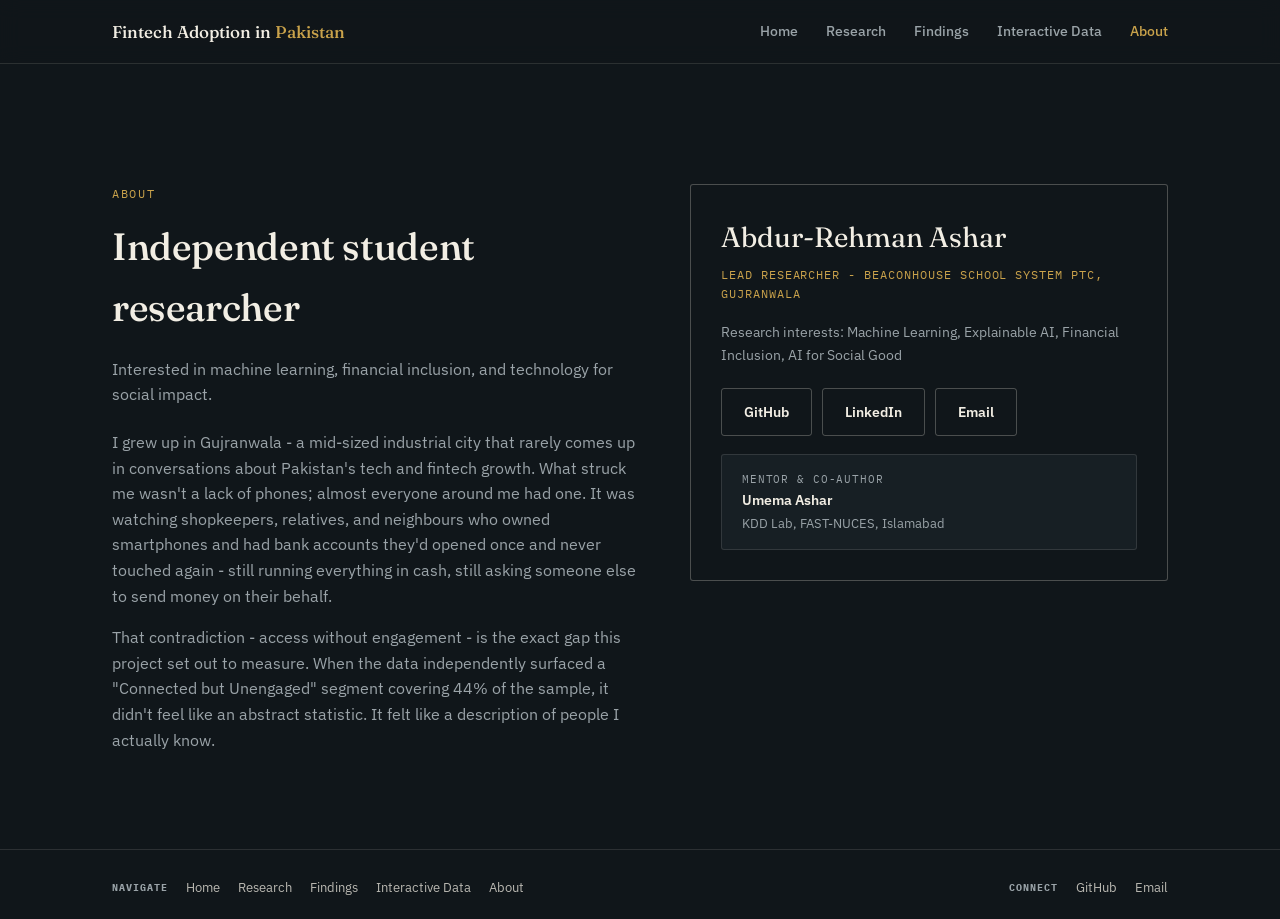
<file: about.html>
<!DOCTYPE html>
<html lang="en">
<head>
<meta charset="UTF-8">
<meta name="viewport" content="width=device-width, initial-scale=1.0">
<title>About - Fintech Adoption in Pakistan</title>
<meta name="description" content="About the researcher behind this study of financial adoption and behavioural segmentation in Pakistan.">
<link rel="icon" href="data:image/svg+xml,%3Csvg xmlns='http://www.w3.org/2000/svg' viewBox='0 0 100 100'%3E%3Crect width='100' height='100' fill='%2310161A'/%3E%3Ctext x='50' y='68' font-family='Georgia,serif' font-size='60' font-weight='600' fill='%23C9A24B' text-anchor='middle'%3EF%3C/text%3E%3C/svg%3E">
<meta property="og:type" content="website">
<meta property="og:title" content="About - Fintech Adoption in Pakistan">
<meta property="og:description" content="Independent student researcher interested in machine learning, financial inclusion, and technology for social impact.">
<meta property="og:url" content="https://umema2004.github.io/Fintech-Adoption-Website/about.html">
<meta property="og:site_name" content="Fintech Adoption in Pakistan">
<meta name="twitter:card" content="summary_large_image">
<link rel="preconnect" href="https://fonts.googleapis.com">
<link rel="preconnect" href="https://fonts.gstatic.com" crossorigin>
<link href="https://fonts.googleapis.com/css2?family=Fraunces:opsz,wght@9..144,400;9..144,500;9..144,600;9..144,700&family=IBM+Plex+Sans:wght@400;500;600;700&family=IBM+Plex+Mono:wght@400;500;600&display=swap" rel="stylesheet">
<link rel="stylesheet" href="styles.css">
</head>
<body>

<nav>
  <div class="nav-inner">
    <a class="nav-logo" href="index.html">Fintech Adoption in <span>Pakistan</span></a>
    <button class="nav-toggle" id="navToggle" aria-label="Toggle navigation menu" aria-expanded="false">
      <span></span><span></span><span></span>
    </button>
    <div class="nav-links" id="navLinks">
      <a href="index.html">Home</a>
      <a href="research.html">Research</a>
      <a href="findings.html">Findings</a>
      <a href="interactive.html">Interactive Data</a>
      <a class="active" href="about.html">About</a>
    </div>
  </div>
</nav>

<main class="page-main">
  <section id="about">
    <div class="wrap">
      <div class="researcher">
        <div class="reveal">
          <div class="eyebrow">About</div>
          <h2>Independent student researcher</h2>
          <p>Interested in machine learning, financial inclusion, and technology for social impact.</p>
          <p style="margin-top:22px;">
            I grew up in Gujranwala - a mid-sized industrial city that rarely comes up in conversations about Pakistan's tech and fintech growth. What struck me wasn't a lack of phones; almost everyone around me had one. It was watching shopkeepers, relatives, and neighbours who owned smartphones and had bank accounts they'd opened once and never touched again - still running everything in cash, still asking someone else to send money on their behalf.
          </p>
          <p style="margin-top:16px;">
            That contradiction - access without engagement - is the exact gap this project set out to measure. When the data independently surfaced a "Connected but Unengaged" segment covering 44% of the sample, it didn't feel like an abstract statistic. It felt like a description of people I actually know.
          </p>
        </div>
        <div class="identity-card reveal">
          <div class="name">Abdur-Rehman Ashar</div>
          <div class="role">Lead Researcher - Beaconhouse School System PTC, Gujranwala</div>
          <p style="margin-top:18px;color:var(--paper-dim);font-size:14px;">Research interests: Machine Learning, Explainable AI, Financial Inclusion, AI for Social Good</p>
          <div class="identity-links">
            <a class="btn btn-ghost" href="https://github.com/abdurrehmanashar/Explainable-ML-for-Fintech-Adoption-Behavioural-Segmentation-in-Pakistan" target="_blank" rel="noopener">GitHub</a>
            <a class="btn btn-ghost" href="https://www.linkedin.com/in/abdur-rehman-ashar-49531a420/" target="_blank" rel="noopener">LinkedIn</a>
            <a class="btn btn-ghost" href="mailto:abdurrehmanashar@gmail.com">Email</a>
          </div>
          <div class="mentor-credit">
            <div>
              <div class="mentor-label">Mentor &amp; Co-Author</div>
              <div class="mentor-name">Umema Ashar</div>
              <div class="mentor-role">KDD Lab, FAST-NUCES, Islamabad</div>
            </div>
          </div>
        </div>
      </div>
    </div>
  </section>
</main>

<footer id="footer">
  <div class="wrap">
    <div class="footer-grid">
      <div class="footer-col">
        <h5>Navigate</h5>
        <a href="index.html">Home</a>
        <a href="research.html">Research</a>
        <a href="findings.html">Findings</a>
        <a href="interactive.html">Interactive Data</a>
        <a href="about.html">About</a>
      </div>
      <div class="footer-col">
        <h5>Connect</h5>
        <a href="https://github.com/abdurrehmanashar/Explainable-ML-for-Fintech-Adoption-Behavioural-Segmentation-in-Pakistan" target="_blank" rel="noopener">GitHub</a>
        <a href="mailto:abdurrehmanashar@gmail.com">Email</a>
      </div>
    </div>
  </div>
</footer>

<script src="common.js"></script>
</body>
</html>
</file>
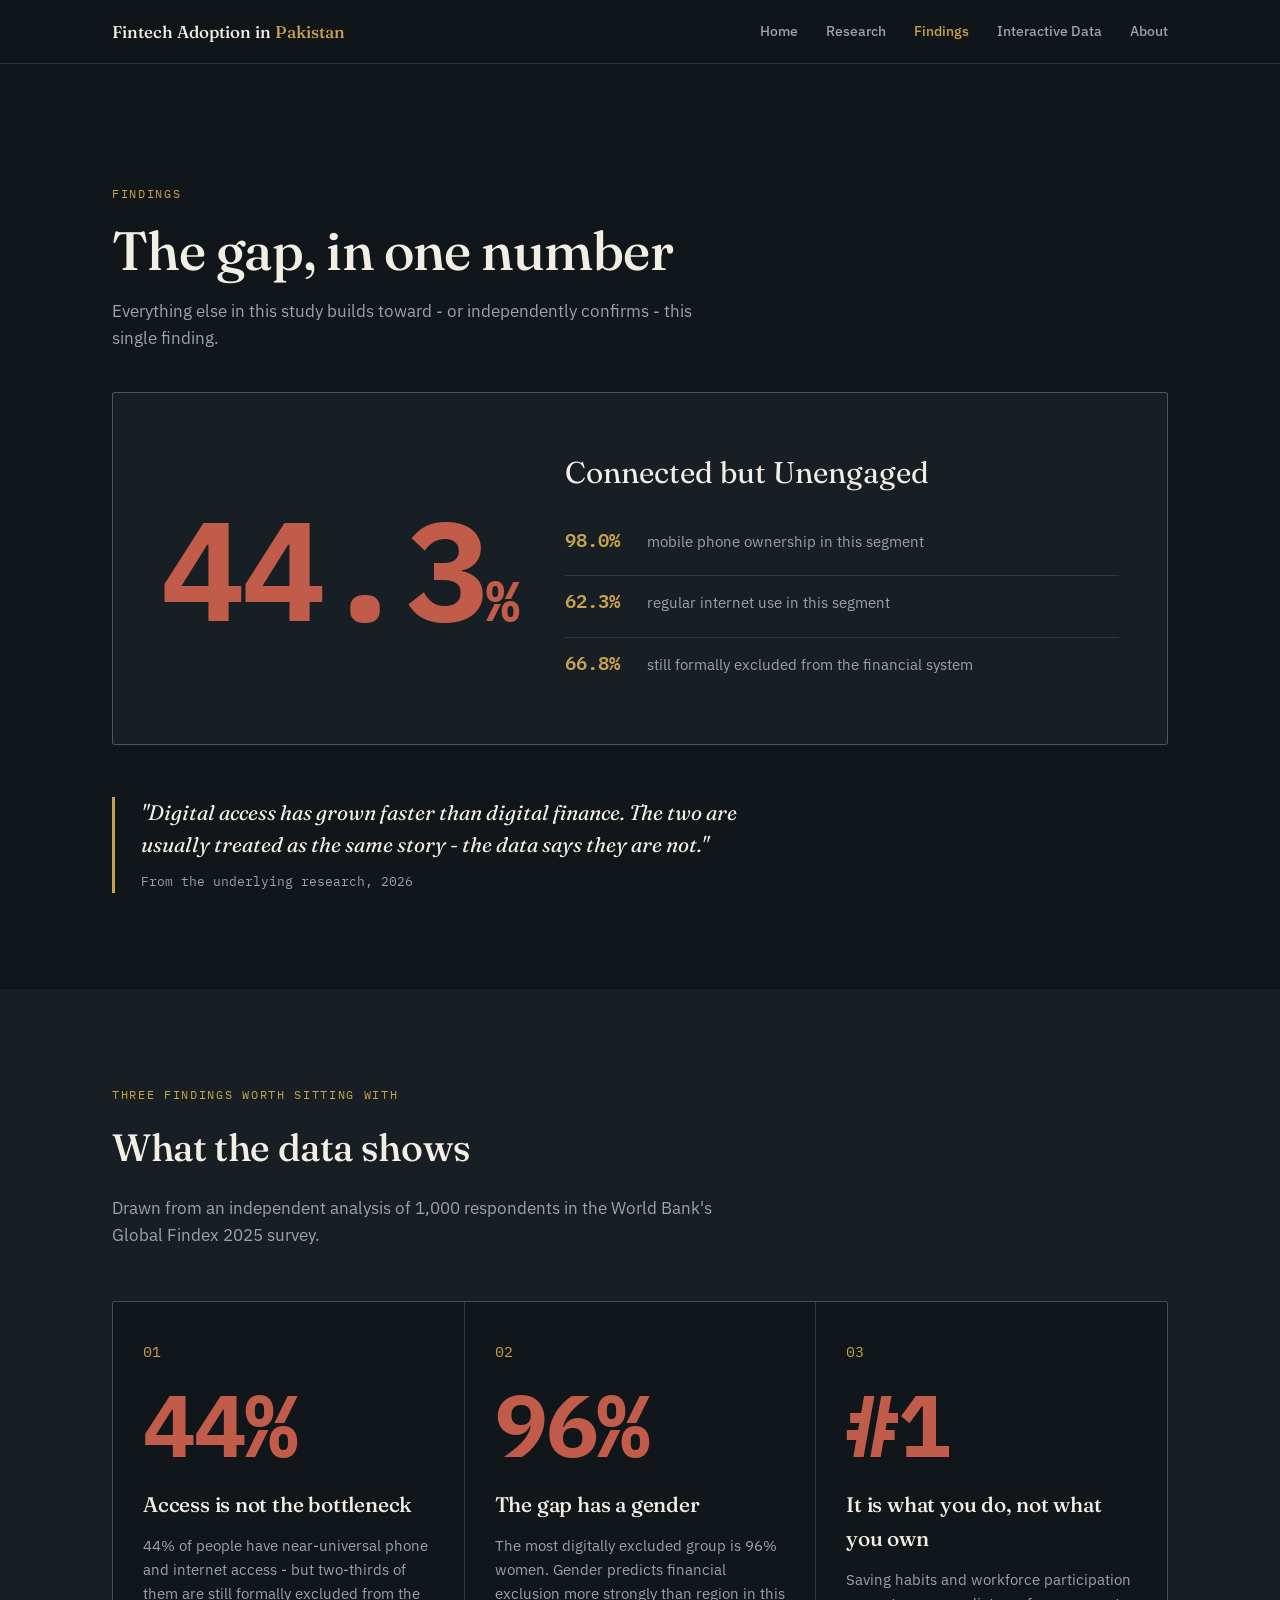
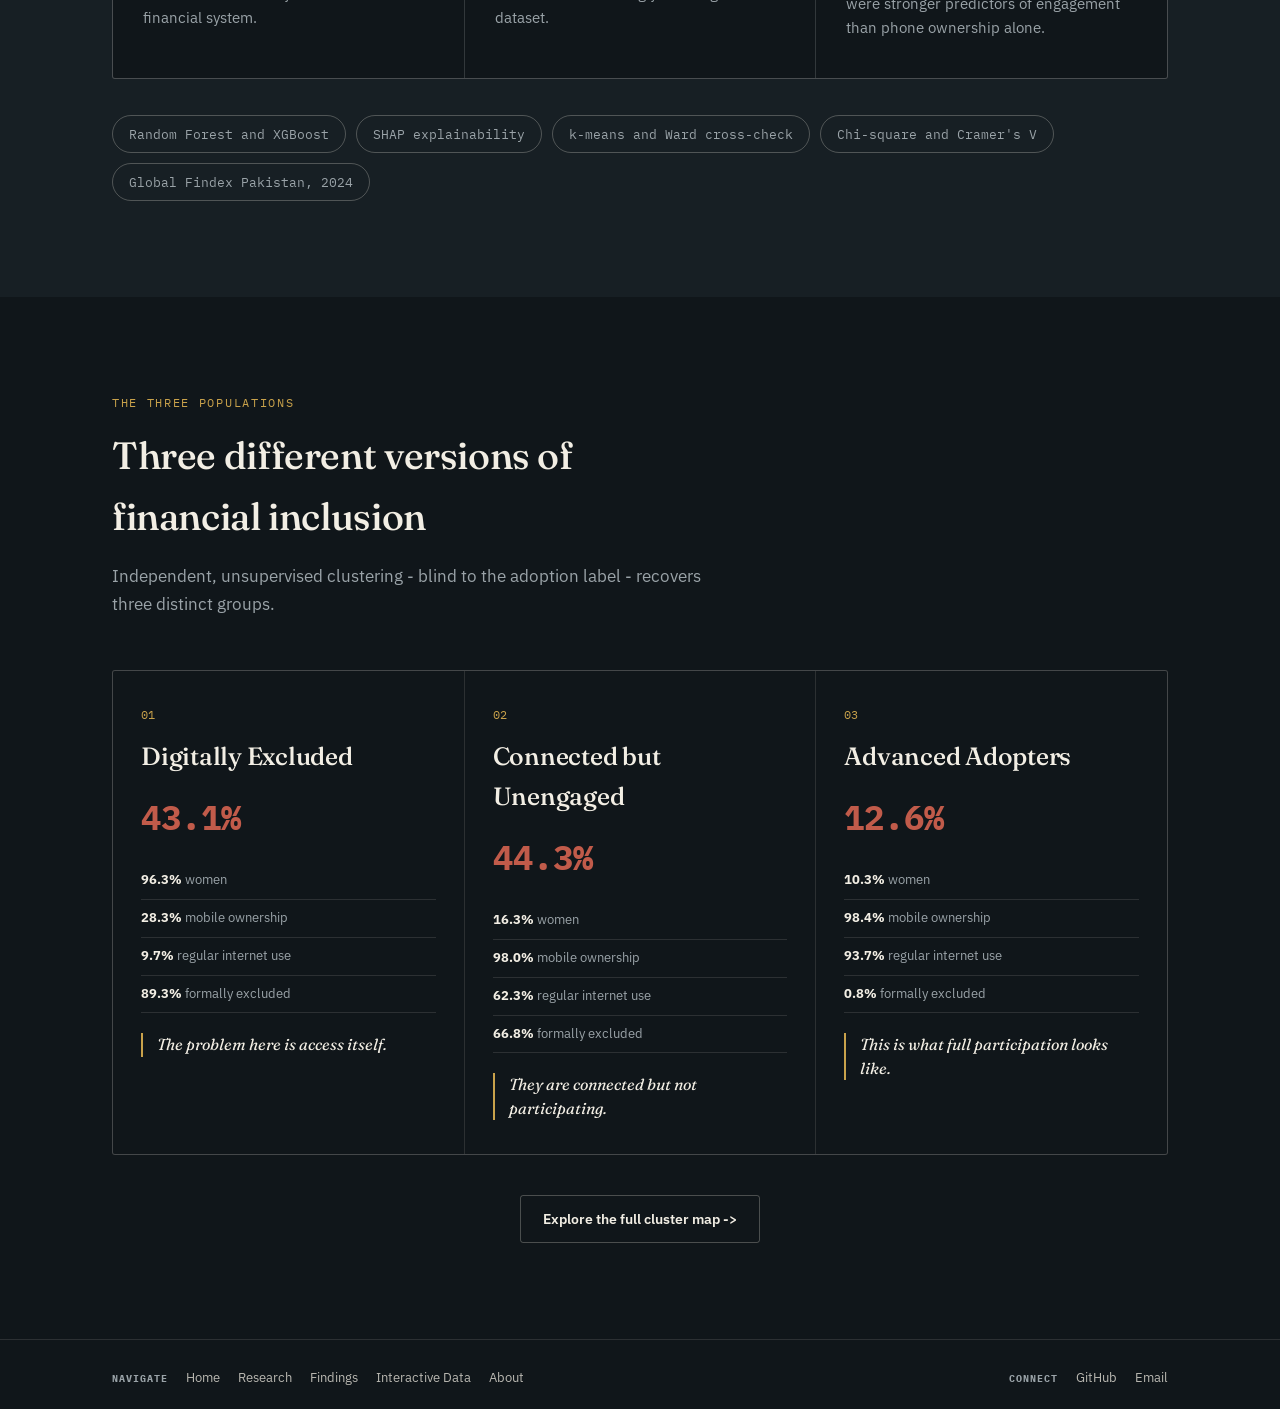
<file: findings.html>
<!DOCTYPE html>
<html lang="en">
<head>
<meta charset="UTF-8">
<meta name="viewport" content="width=device-width, initial-scale=1.0">
<title>Findings - Fintech Adoption in Pakistan</title>
<meta name="description" content="The strongest findings from the study, made visual: a large access-rich but adoption-poor population segment in Pakistan.">
<link rel="icon" href="data:image/svg+xml,%3Csvg xmlns='http://www.w3.org/2000/svg' viewBox='0 0 100 100'%3E%3Crect width='100' height='100' fill='%2310161A'/%3E%3Ctext x='50' y='68' font-family='Georgia,serif' font-size='60' font-weight='600' fill='%23C9A24B' text-anchor='middle'%3EF%3C/text%3E%3C/svg%3E">
<meta property="og:type" content="website">
<meta property="og:title" content="Findings - Fintech Adoption in Pakistan">
<meta property="og:description" content="44.3% of Pakistanis are Connected but Unengaged - near-universal access, yet formally excluded from finance.">
<meta property="og:url" content="https://umema2004.github.io/Fintech-Adoption-Website/findings.html">
<meta property="og:site_name" content="Fintech Adoption in Pakistan">
<meta name="twitter:card" content="summary_large_image">
<link rel="preconnect" href="https://fonts.googleapis.com">
<link rel="preconnect" href="https://fonts.gstatic.com" crossorigin>
<link href="https://fonts.googleapis.com/css2?family=Fraunces:opsz,wght@9..144,400;9..144,500;9..144,600;9..144,700&family=IBM+Plex+Sans:wght@400;500;600;700&family=IBM+Plex+Mono:wght@400;500;600&display=swap" rel="stylesheet">
<link rel="stylesheet" href="styles.css">
</head>
<body>

<nav>
  <div class="nav-inner">
    <a class="nav-logo" href="index.html">Fintech Adoption in <span>Pakistan</span></a>
    <button class="nav-toggle" id="navToggle" aria-label="Toggle navigation menu" aria-expanded="false">
      <span></span><span></span><span></span>
    </button>
    <div class="nav-links" id="navLinks">
      <a href="index.html">Home</a>
      <a href="research.html">Research</a>
      <a class="active" href="findings.html">Findings</a>
      <a href="interactive.html">Interactive Data</a>
      <a href="about.html">About</a>
    </div>
  </div>
</nav>

<main class="page-main">

  <section id="flagship-finding">
    <div class="wrap">
      <div class="page-intro reveal">
        <div class="eyebrow">Findings</div>
        <h1>The gap, in one number</h1>
        <p>Everything else in this study builds toward - or independently confirms - this single finding.</p>
      </div>

      <div class="flagship reveal">
        <div>
          <div class="flagship-num">44.3<span style="font-size:0.4em;">%</span></div>
        </div>
        <div>
          <div class="flagship-label">Connected but Unengaged</div>
          <div class="flagship-rows">
            <div class="flagship-row"><span class="n">98.0%</span> mobile phone ownership in this segment</div>
            <div class="flagship-row"><span class="n">62.3%</span> regular internet use in this segment</div>
            <div class="flagship-row"><span class="n">66.8%</span> still formally excluded from the financial system</div>
          </div>
        </div>
      </div>

      <div class="quote-block reveal">
        <p>"Digital access has grown faster than digital finance. The two are usually treated as the same story - the data says they are not."</p>
        <cite>From the underlying research, 2026</cite>
      </div>
    </div>
  </section>

  <section class="alt" id="three-findings">
    <div class="wrap">
      <div class="section-head reveal">
        <div class="eyebrow">Three findings worth sitting with</div>
        <h2>What the data shows</h2>
        <p>Drawn from an independent analysis of 1,000 respondents in the World Bank's Global Findex 2025 survey.</p>
      </div>

      <div class="findings reveal">
        <div class="finding">
          <div class="fig">01</div>
          <div class="finding-stat">44%</div>
          <h3>Access is not the bottleneck</h3>
          <p>44% of people have near-universal phone and internet access - but two-thirds of them are still formally excluded from the financial system.</p>
        </div>
        <div class="finding">
          <div class="fig">02</div>
          <div class="finding-stat">96%</div>
          <h3>The gap has a gender</h3>
          <p>The most digitally excluded group is 96% women. Gender predicts financial exclusion more strongly than region in this dataset.</p>
        </div>
        <div class="finding">
          <div class="fig">03</div>
          <div class="finding-stat">#1</div>
          <h3>It is what you do, not what you own</h3>
          <p>Saving habits and workforce participation were stronger predictors of engagement than phone ownership alone.</p>
        </div>
      </div>

      <div class="method-strip reveal">
        <span class="pill">Random Forest and XGBoost</span>
        <span class="pill">SHAP explainability</span>
        <span class="pill">k-means and Ward cross-check</span>
        <span class="pill">Chi-square and Cramer's V</span>
        <span class="pill">Global Findex Pakistan, 2024</span>
      </div>
    </div>
  </section>

  <section id="segments">
    <div class="wrap">
      <div class="section-head reveal">
        <div class="eyebrow">The three populations</div>
        <h2>Three different versions of financial inclusion</h2>
        <p>Independent, unsupervised clustering - blind to the adoption label - recovers three distinct groups.</p>
      </div>

      <div class="profile-grid reveal">
        <div class="profile-card">
          <div class="profile-no">01</div><h3>Digitally Excluded</h3><div class="profile-share">43.1%</div>
          <ul><li><strong>96.3%</strong> women</li><li><strong>28.3%</strong> mobile ownership</li><li><strong>9.7%</strong> regular internet use</li><li><strong>89.3%</strong> formally excluded</li></ul>
          <blockquote>The problem here is access itself.</blockquote>
        </div>
        <div class="profile-card">
          <div class="profile-no">02</div><h3>Connected but Unengaged</h3><div class="profile-share">44.3%</div>
          <ul><li><strong>16.3%</strong> women</li><li><strong>98.0%</strong> mobile ownership</li><li><strong>62.3%</strong> regular internet use</li><li><strong>66.8%</strong> formally excluded</li></ul>
          <blockquote>They are connected but not participating.</blockquote>
        </div>
        <div class="profile-card">
          <div class="profile-no">03</div><h3>Advanced Adopters</h3><div class="profile-share">12.6%</div>
          <ul><li><strong>10.3%</strong> women</li><li><strong>98.4%</strong> mobile ownership</li><li><strong>93.7%</strong> regular internet use</li><li><strong>0.8%</strong> formally excluded</li></ul>
          <blockquote>This is what full participation looks like.</blockquote>
        </div>
      </div>

      <div style="margin-top:40px; text-align:center;">
        <a class="btn btn-ghost" href="interactive.html">Explore the full cluster map -></a>
      </div>
    </div>
  </section>

</main>

<footer id="footer">
  <div class="wrap">
    <div class="footer-grid">
      <div class="footer-col">
        <h5>Navigate</h5>
        <a href="index.html">Home</a>
        <a href="research.html">Research</a>
        <a href="findings.html">Findings</a>
        <a href="interactive.html">Interactive Data</a>
        <a href="about.html">About</a>
      </div>
      <div class="footer-col">
        <h5>Connect</h5>
        <a href="https://github.com/abdurrehmanashar/Explainable-ML-for-Fintech-Adoption-Behavioural-Segmentation-in-Pakistan" target="_blank" rel="noopener">GitHub</a>
        <a href="mailto:abdurrehmanashar@gmail.com">Email</a>
      </div>
    </div>
  </div>
</footer>

<script src="common.js"></script>
</body>
</html>
</file>
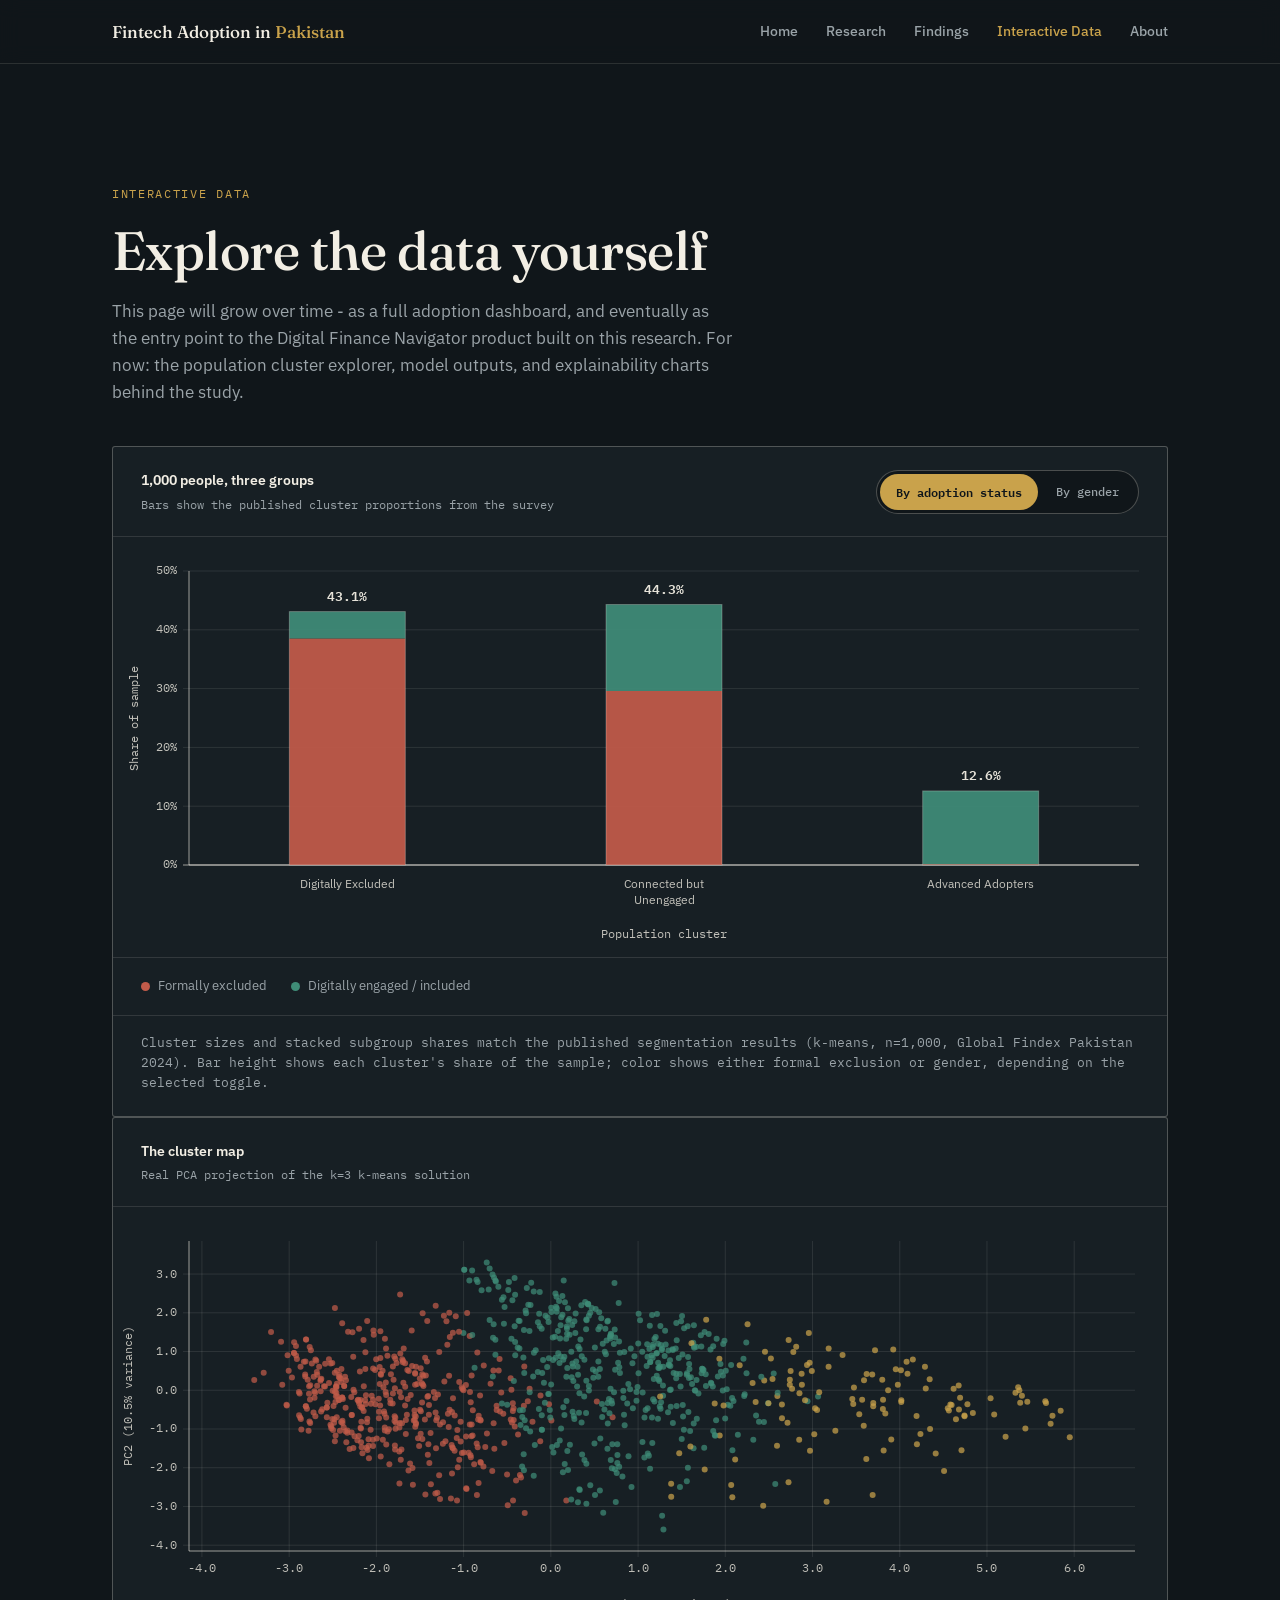
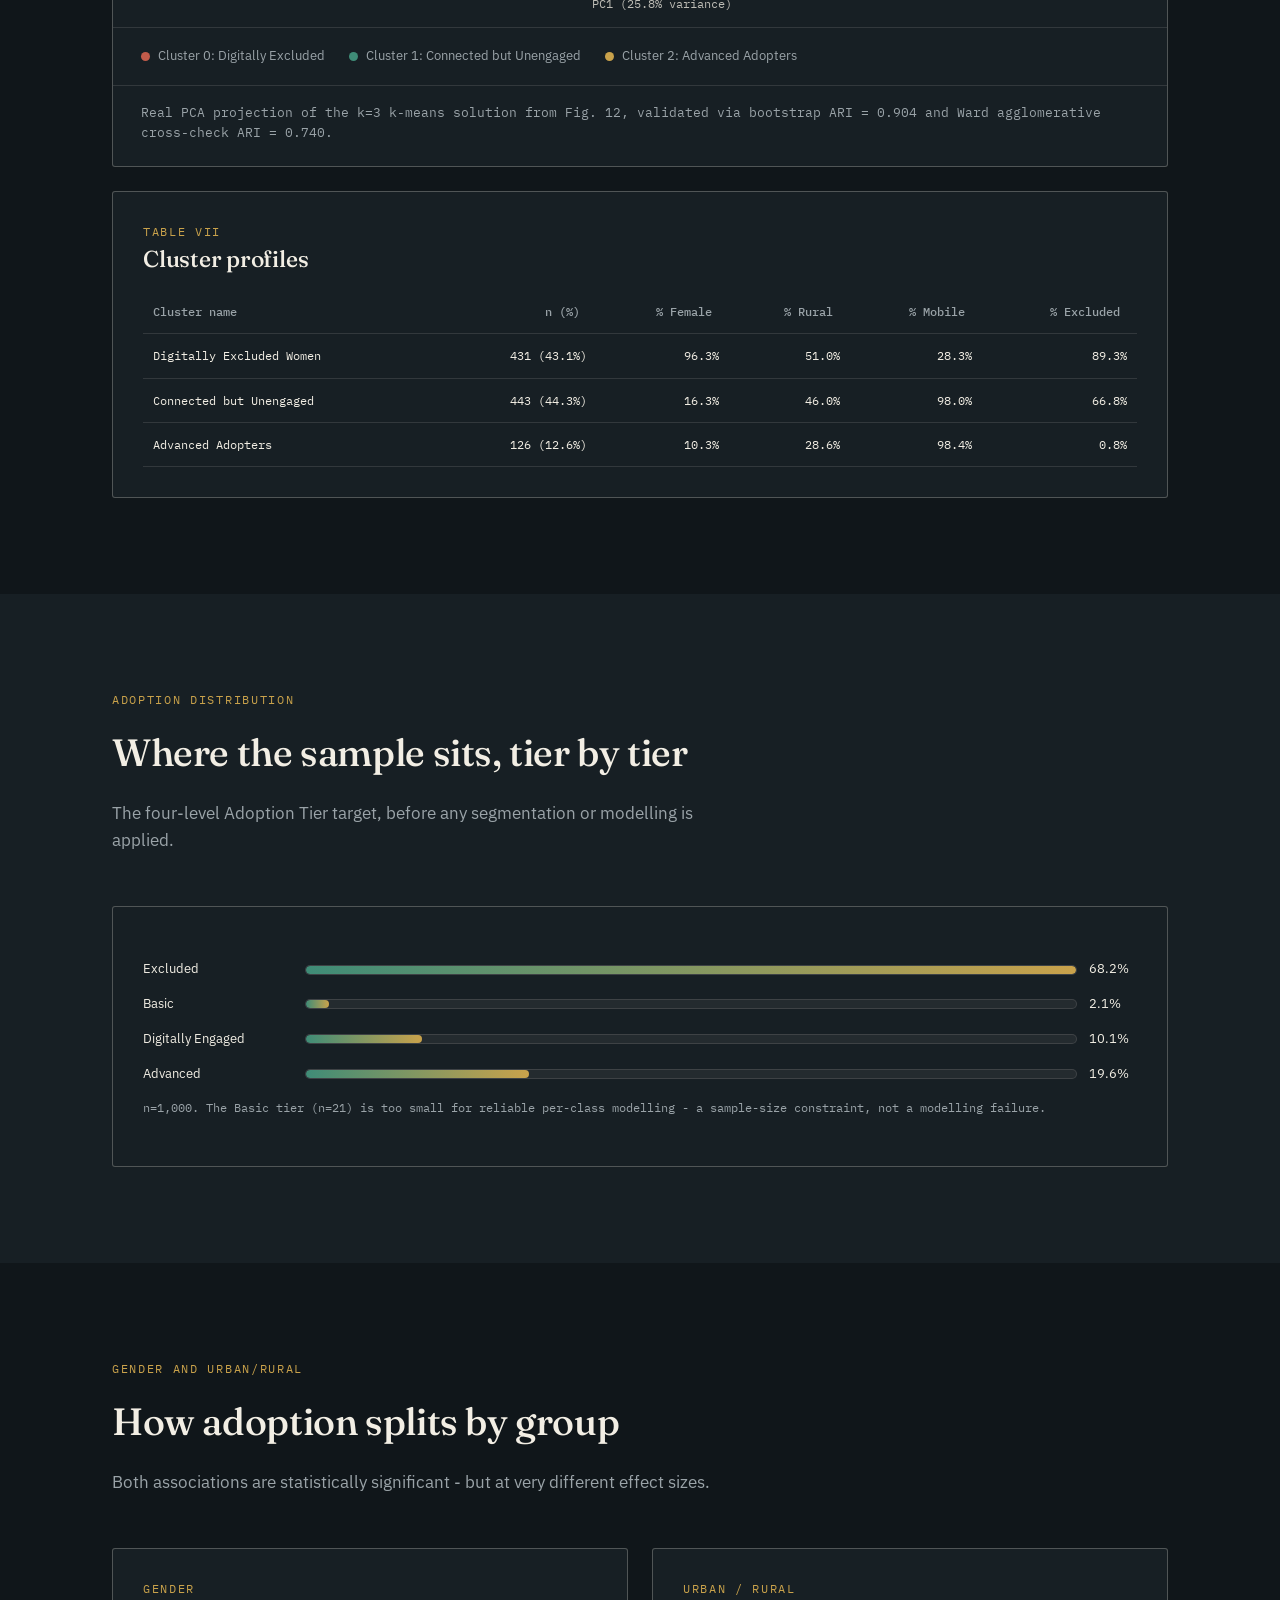
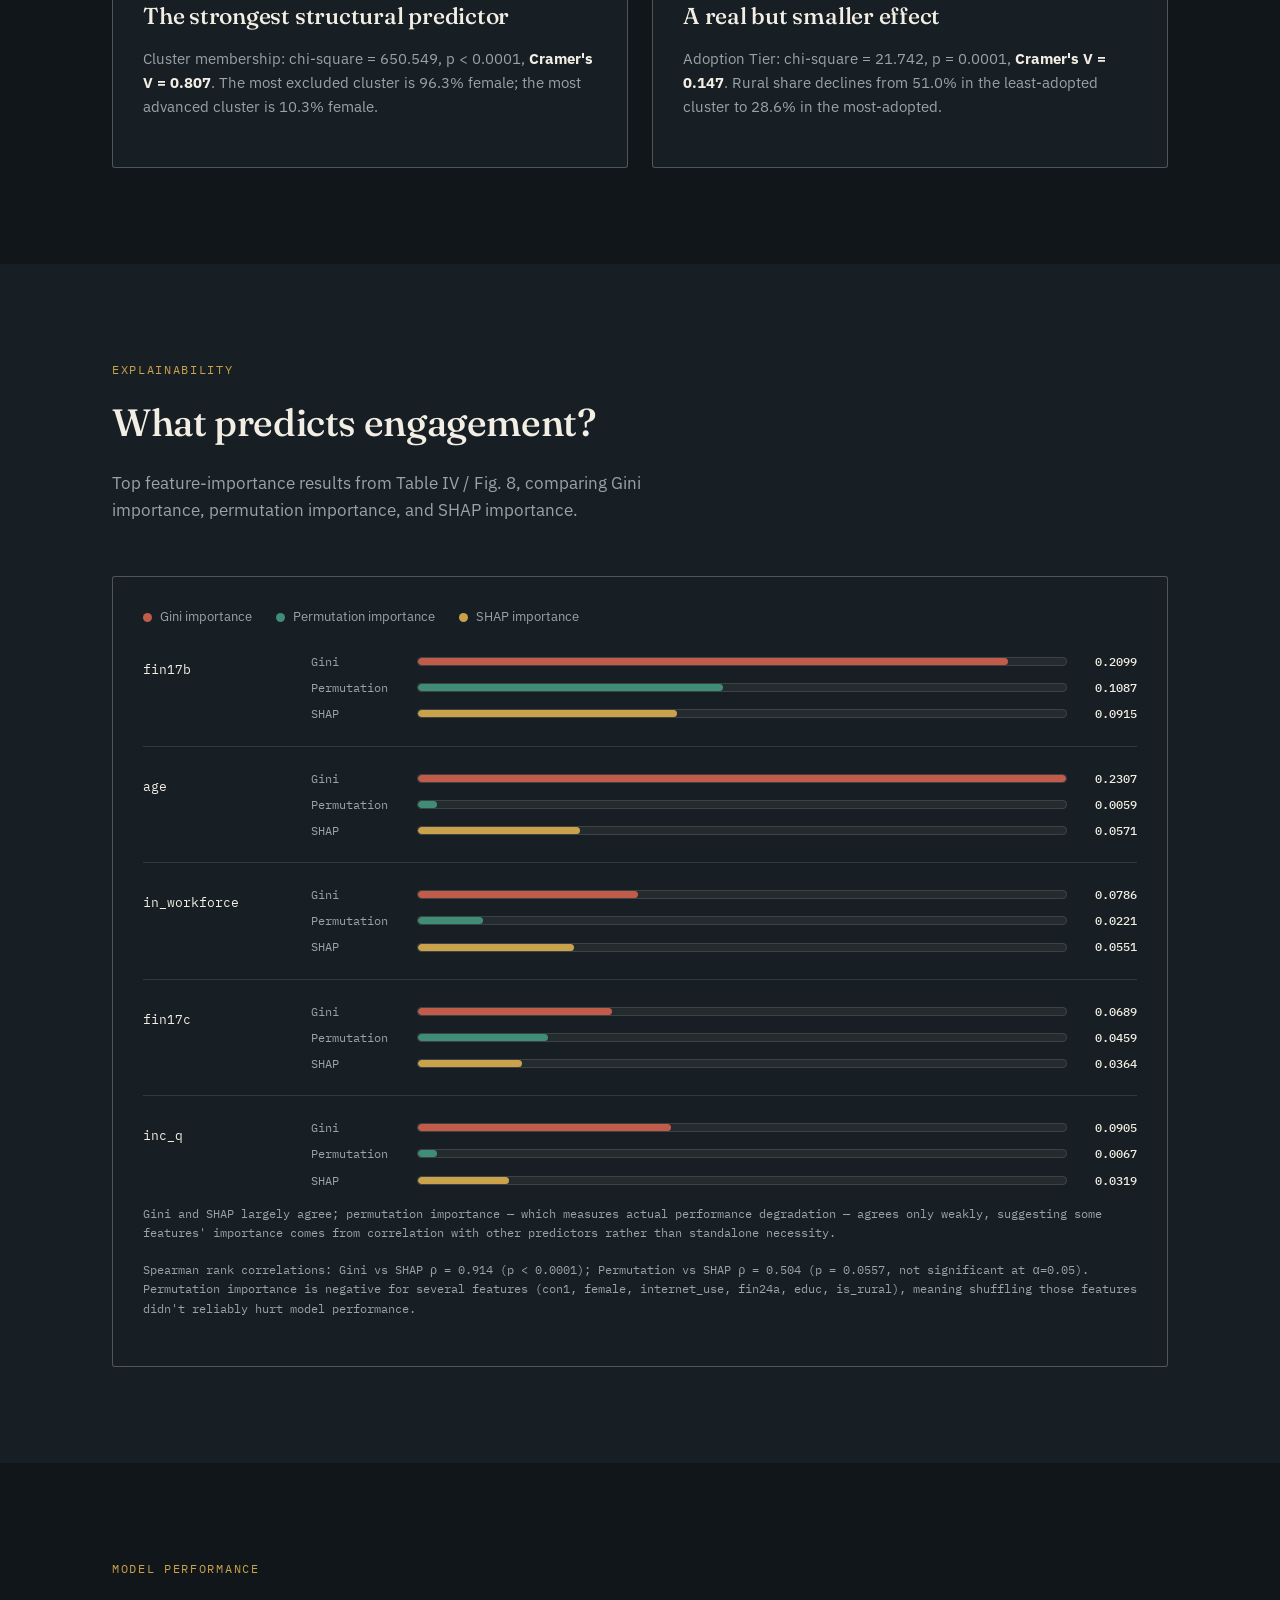
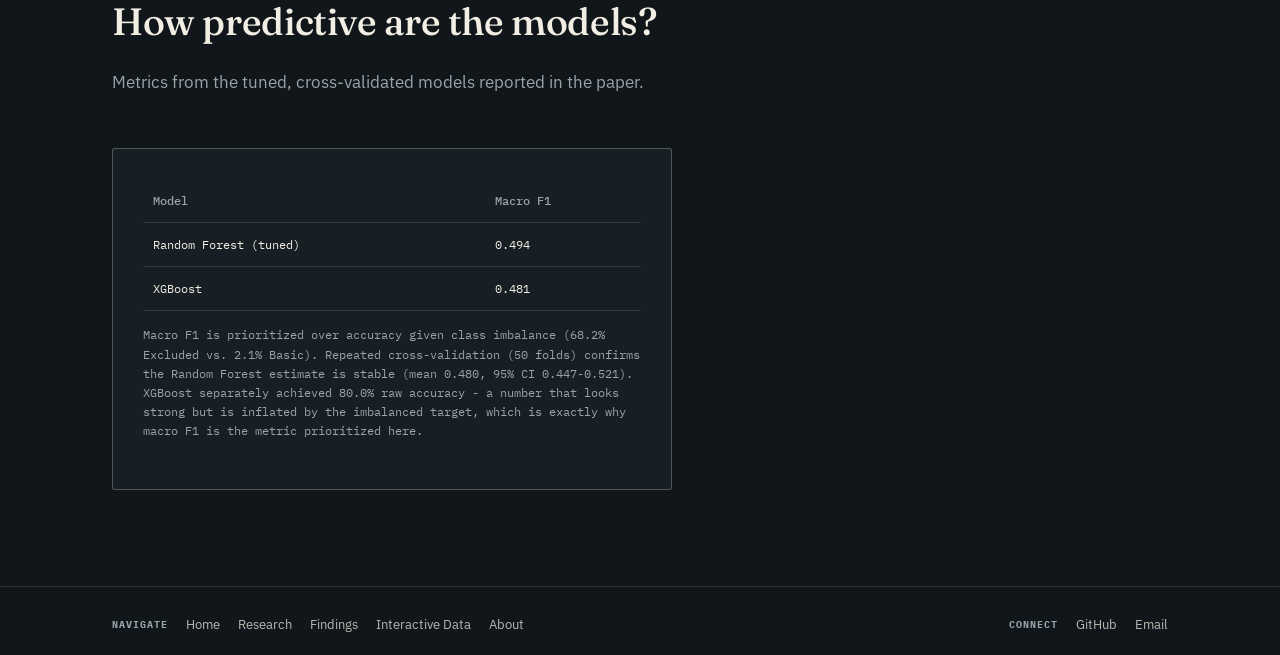
<file: interactive.html>
<!DOCTYPE html>
<html lang="en">
<head>
<meta charset="UTF-8">
<meta name="viewport" content="width=device-width, initial-scale=1.0">
<title>Interactive Data - Fintech Adoption in Pakistan</title>
<meta name="description" content="Explore the population clusters, adoption distribution, feature importance, and model performance behind the study.">
<link rel="icon" href="data:image/svg+xml,%3Csvg xmlns='http://www.w3.org/2000/svg' viewBox='0 0 100 100'%3E%3Crect width='100' height='100' fill='%2310161A'/%3E%3Ctext x='50' y='68' font-family='Georgia,serif' font-size='60' font-weight='600' fill='%23C9A24B' text-anchor='middle'%3EF%3C/text%3E%3C/svg%3E">
<meta property="og:type" content="website">
<meta property="og:title" content="Interactive Data - Fintech Adoption in Pakistan">
<meta property="og:description" content="Explore the population clusters, feature importance, and model performance behind the study.">
<meta property="og:url" content="https://umema2004.github.io/Fintech-Adoption-Website/interactive.html">
<meta property="og:site_name" content="Fintech Adoption in Pakistan">
<meta name="twitter:card" content="summary_large_image">
<link rel="preconnect" href="https://fonts.googleapis.com">
<link rel="preconnect" href="https://fonts.gstatic.com" crossorigin>
<link href="https://fonts.googleapis.com/css2?family=Fraunces:opsz,wght@9..144,400;9..144,500;9..144,600;9..144,700&family=IBM+Plex+Sans:wght@400;500;600;700&family=IBM+Plex+Mono:wght@400;500;600&display=swap" rel="stylesheet">
<link rel="stylesheet" href="styles.css">
</head>
<body>

<nav>
  <div class="nav-inner">
    <a class="nav-logo" href="index.html">Fintech Adoption in <span>Pakistan</span></a>
    <button class="nav-toggle" id="navToggle" aria-label="Toggle navigation menu" aria-expanded="false">
      <span></span><span></span><span></span>
    </button>
    <div class="nav-links" id="navLinks">
      <a href="index.html">Home</a>
      <a href="research.html">Research</a>
      <a href="findings.html">Findings</a>
      <a class="active" href="interactive.html">Interactive Data</a>
      <a href="about.html">About</a>
    </div>
  </div>
</nav>

<main class="page-main">

  <section id="explorer">
    <div class="wrap">
      <div class="page-intro reveal">
        <div class="eyebrow">Interactive Data</div>
        <h1>Explore the data yourself</h1>
        <p>This page will grow over time - as a full adoption dashboard, and eventually as the entry point to the Digital Finance Navigator product built on this research. For now: the population cluster explorer, model outputs, and explainability charts behind the study.</p>
      </div>

      <div class="viz-panel reveal">
        <div class="viz-head">
          <div class="viz-title">1,000 people, three groups<span>Bars show the published cluster proportions from the survey</span></div>
          <div class="toggle-group" role="group" aria-label="Colour the visualization by">
            <button class="toggle-btn active" data-mode="adoption">By adoption status</button>
            <button class="toggle-btn" data-mode="gender">By gender</button>
          </div>
        </div>
        <div class="viz-body">
          <canvas id="populationCanvas" role="img" aria-label="Stacked bar chart of the three population clusters, colourable by adoption status or gender"></canvas>
          <div class="viz-tooltip" id="vizTooltip"></div>
        </div>
        <div class="viz-legend" id="vizLegend"></div>
        <div class="viz-caption">
          Cluster sizes and stacked subgroup shares match the published segmentation results (k-means, n=1,000, Global Findex Pakistan 2024). Bar height shows each cluster's share of the sample; color shows either formal exclusion or gender, depending on the selected toggle.
        </div>
      </div>

      <div class="viz-panel reveal" id="cluster-map">
        <div class="viz-head">
          <div class="viz-title">The cluster map<span>Real PCA projection of the k=3 k-means solution</span></div>
        </div>
        <div class="viz-body">
          <canvas id="clusterMapCanvas" role="img" aria-label="PCA scatter plot of respondents colored by k-means cluster assignment"></canvas>
        </div>
        <div class="viz-legend" id="clusterMapLegend"></div>
        <div class="viz-caption">
          Real PCA projection of the k=3 k-means solution from Fig. 12, validated via bootstrap ARI = 0.904 and Ward agglomerative cross-check ARI = 0.740.
        </div>
      </div>

      <div class="research-card reveal cluster-profile-table-card">
        <div class="eyebrow">Table VII</div>
        <h3>Cluster profiles</h3>
        <div class="table-scroll">
          <table class="metric-table cluster-profile-table" id="clusterProfileTable">
            <thead>
              <tr>
                <th><button type="button" data-sort="text">Cluster name</button></th>
                <th><button type="button" data-sort="number">n (%)</button></th>
                <th><button type="button" data-sort="number">% Female</button></th>
                <th><button type="button" data-sort="number">% Rural</button></th>
                <th><button type="button" data-sort="number">% Mobile</button></th>
                <th><button type="button" data-sort="number">% Excluded</button></th>
              </tr>
            </thead>
            <tbody>
              <tr>
                <td>Digitally Excluded Women</td>
                <td data-value="431">431 (43.1%)</td>
                <td data-value="96.3">96.3%</td>
                <td data-value="51.0">51.0%</td>
                <td data-value="28.3">28.3%</td>
                <td data-value="89.3">89.3%</td>
              </tr>
              <tr>
                <td>Connected but Unengaged</td>
                <td data-value="443">443 (44.3%)</td>
                <td data-value="16.3">16.3%</td>
                <td data-value="46.0">46.0%</td>
                <td data-value="98.0">98.0%</td>
                <td data-value="66.8">66.8%</td>
              </tr>
              <tr>
                <td>Advanced Adopters</td>
                <td data-value="126">126 (12.6%)</td>
                <td data-value="10.3">10.3%</td>
                <td data-value="28.6">28.6%</td>
                <td data-value="98.4">98.4%</td>
                <td data-value="0.8">0.8%</td>
              </tr>
            </tbody>
          </table>
        </div>
      </div>
    </div>
  </section>

  <section class="alt" id="adoption-distribution">
    <div class="wrap">
      <div class="section-head reveal">
        <div class="eyebrow">Adoption distribution</div>
        <h2>Where the sample sits, tier by tier</h2>
        <p>The four-level Adoption Tier target, before any segmentation or modelling is applied.</p>
      </div>
      <div class="research-card reveal">
        <div class="bar-chart">
          <div class="bar-row"><span>Excluded</span><div class="bar-track"><div class="bar-fill" style="width:100%"></div></div><span>68.2%</span></div>
          <div class="bar-row"><span>Basic</span><div class="bar-track"><div class="bar-fill" style="width:3%"></div></div><span>2.1%</span></div>
          <div class="bar-row"><span>Digitally Engaged</span><div class="bar-track"><div class="bar-fill" style="width:15%"></div></div><span>10.1%</span></div>
          <div class="bar-row"><span>Advanced</span><div class="bar-track"><div class="bar-fill" style="width:29%"></div></div><span>19.6%</span></div>
        </div>
        <p class="metric-note">n=1,000. The Basic tier (n=21) is too small for reliable per-class modelling - a sample-size constraint, not a modelling failure.</p>
      </div>
    </div>
  </section>

  <section id="demographics">
    <div class="wrap">
      <div class="section-head reveal">
        <div class="eyebrow">Gender and urban/rural</div>
        <h2>How adoption splits by group</h2>
        <p>Both associations are statistically significant - but at very different effect sizes.</p>
      </div>
      <div class="model-grid reveal">
        <div class="research-card">
          <div class="eyebrow">Gender</div>
          <h3>The strongest structural predictor</h3>
          <p>Cluster membership: chi-square = 650.549, p &lt; 0.0001, <strong style="color:var(--paper);">Cramer's V = 0.807</strong>. The most excluded cluster is 96.3% female; the most advanced cluster is 10.3% female.</p>
        </div>
        <div class="research-card">
          <div class="eyebrow">Urban / Rural</div>
          <h3>A real but smaller effect</h3>
          <p>Adoption Tier: chi-square = 21.742, p = 0.0001, <strong style="color:var(--paper);">Cramer's V = 0.147</strong>. Rural share declines from 51.0% in the least-adopted cluster to 28.6% in the most-adopted.</p>
        </div>
      </div>
    </div>
  </section>

  <section class="alt" id="feature-importance">
    <div class="wrap">
      <div class="section-head reveal">
        <div class="eyebrow">Explainability</div>
        <h2>What predicts engagement?</h2>
        <p>Top feature-importance results from Table IV / Fig. 8, comparing Gini importance, permutation importance, and SHAP importance.</p>
      </div>
      <div class="research-card reveal">
        <div class="importance-legend" aria-label="Feature importance methods">
          <div class="legend-item"><span class="legend-dot gini-dot"></span> Gini importance</div>
          <div class="legend-item"><span class="legend-dot permutation-dot"></span> Permutation importance</div>
          <div class="legend-item"><span class="legend-dot shap-dot"></span> SHAP importance</div>
        </div>
        <div class="importance-chart" aria-label="Grouped horizontal bar chart comparing feature importance methods">
          <div class="importance-row">
            <div class="importance-feature">fin17b</div>
            <div class="importance-bars">
              <div class="importance-bar-line"><span>Gini</span><div class="importance-track"><div class="importance-fill gini-fill" style="width:91%"></div></div><strong>0.2099</strong></div>
              <div class="importance-bar-line"><span>Permutation</span><div class="importance-track"><div class="importance-fill permutation-fill" style="width:47%"></div></div><strong>0.1087</strong></div>
              <div class="importance-bar-line"><span>SHAP</span><div class="importance-track"><div class="importance-fill shap-fill" style="width:40%"></div></div><strong>0.0915</strong></div>
            </div>
          </div>
          <div class="importance-row">
            <div class="importance-feature">age</div>
            <div class="importance-bars">
              <div class="importance-bar-line"><span>Gini</span><div class="importance-track"><div class="importance-fill gini-fill" style="width:100%"></div></div><strong>0.2307</strong></div>
              <div class="importance-bar-line"><span>Permutation</span><div class="importance-track"><div class="importance-fill permutation-fill" style="width:3%"></div></div><strong>0.0059</strong></div>
              <div class="importance-bar-line"><span>SHAP</span><div class="importance-track"><div class="importance-fill shap-fill" style="width:25%"></div></div><strong>0.0571</strong></div>
            </div>
          </div>
          <div class="importance-row">
            <div class="importance-feature">in_workforce</div>
            <div class="importance-bars">
              <div class="importance-bar-line"><span>Gini</span><div class="importance-track"><div class="importance-fill gini-fill" style="width:34%"></div></div><strong>0.0786</strong></div>
              <div class="importance-bar-line"><span>Permutation</span><div class="importance-track"><div class="importance-fill permutation-fill" style="width:10%"></div></div><strong>0.0221</strong></div>
              <div class="importance-bar-line"><span>SHAP</span><div class="importance-track"><div class="importance-fill shap-fill" style="width:24%"></div></div><strong>0.0551</strong></div>
            </div>
          </div>
          <div class="importance-row">
            <div class="importance-feature">fin17c</div>
            <div class="importance-bars">
              <div class="importance-bar-line"><span>Gini</span><div class="importance-track"><div class="importance-fill gini-fill" style="width:30%"></div></div><strong>0.0689</strong></div>
              <div class="importance-bar-line"><span>Permutation</span><div class="importance-track"><div class="importance-fill permutation-fill" style="width:20%"></div></div><strong>0.0459</strong></div>
              <div class="importance-bar-line"><span>SHAP</span><div class="importance-track"><div class="importance-fill shap-fill" style="width:16%"></div></div><strong>0.0364</strong></div>
            </div>
          </div>
          <div class="importance-row">
            <div class="importance-feature">inc_q</div>
            <div class="importance-bars">
              <div class="importance-bar-line"><span>Gini</span><div class="importance-track"><div class="importance-fill gini-fill" style="width:39%"></div></div><strong>0.0905</strong></div>
              <div class="importance-bar-line"><span>Permutation</span><div class="importance-track"><div class="importance-fill permutation-fill" style="width:3%"></div></div><strong>0.0067</strong></div>
              <div class="importance-bar-line"><span>SHAP</span><div class="importance-track"><div class="importance-fill shap-fill" style="width:14%"></div></div><strong>0.0319</strong></div>
            </div>
          </div>
        </div>
        <p class="metric-note">Gini and SHAP largely agree; permutation importance &mdash; which measures actual performance degradation &mdash; agrees only weakly, suggesting some features' importance comes from correlation with other predictors rather than standalone necessity.</p>
        <p class="metric-note">Spearman rank correlations: Gini vs SHAP &rho; = 0.914 (p &lt; 0.0001); Permutation vs SHAP &rho; = 0.504 (p = 0.0557, not significant at &alpha;=0.05). Permutation importance is negative for several features (con1, female, internet_use, fin24a, educ, is_rural), meaning shuffling those features didn't reliably hurt model performance.</p>
      </div>
    </div>
  </section>

  <section id="model-performance">
    <div class="wrap">
      <div class="section-head reveal">
        <div class="eyebrow">Model performance</div>
        <h2>How predictive are the models?</h2>
        <p>Metrics from the tuned, cross-validated models reported in the paper.</p>
      </div>
      <div class="research-card reveal" style="max-width:560px;">
        <table class="metric-table">
          <thead><tr><th>Model</th><th>Macro F1</th></tr></thead>
          <tbody>
            <tr><td>Random Forest (tuned)</td><td>0.494</td></tr>
            <tr><td>XGBoost</td><td>0.481</td></tr>
          </tbody>
        </table>
        <p class="metric-note">Macro F1 is prioritized over accuracy given class imbalance (68.2% Excluded vs. 2.1% Basic). Repeated cross-validation (50 folds) confirms the Random Forest estimate is stable (mean 0.480, 95% CI 0.447-0.521). XGBoost separately achieved 80.0% raw accuracy - a number that looks strong but is inflated by the imbalanced target, which is exactly why macro F1 is the metric prioritized here.</p>
      </div>
    </div>
  </section>

</main>

<footer id="footer">
  <div class="wrap">
    <div class="footer-grid">
      <div class="footer-col">
        <h5>Navigate</h5>
        <a href="index.html">Home</a>
        <a href="research.html">Research</a>
        <a href="findings.html">Findings</a>
        <a href="interactive.html">Interactive Data</a>
        <a href="about.html">About</a>
      </div>
      <div class="footer-col">
        <h5>Connect</h5>
        <a href="https://github.com/abdurrehmanashar/Explainable-ML-for-Fintech-Adoption-Behavioural-Segmentation-in-Pakistan" target="_blank" rel="noopener">GitHub</a>
        <a href="mailto:abdurrehmanashar@gmail.com">Email</a>
      </div>
    </div>
  </div>
</footer>

<script src="pca_cluster_coords.js"></script>
<script src="viz.js"></script>
<script src="common.js"></script>
</body>
</html>
</file>
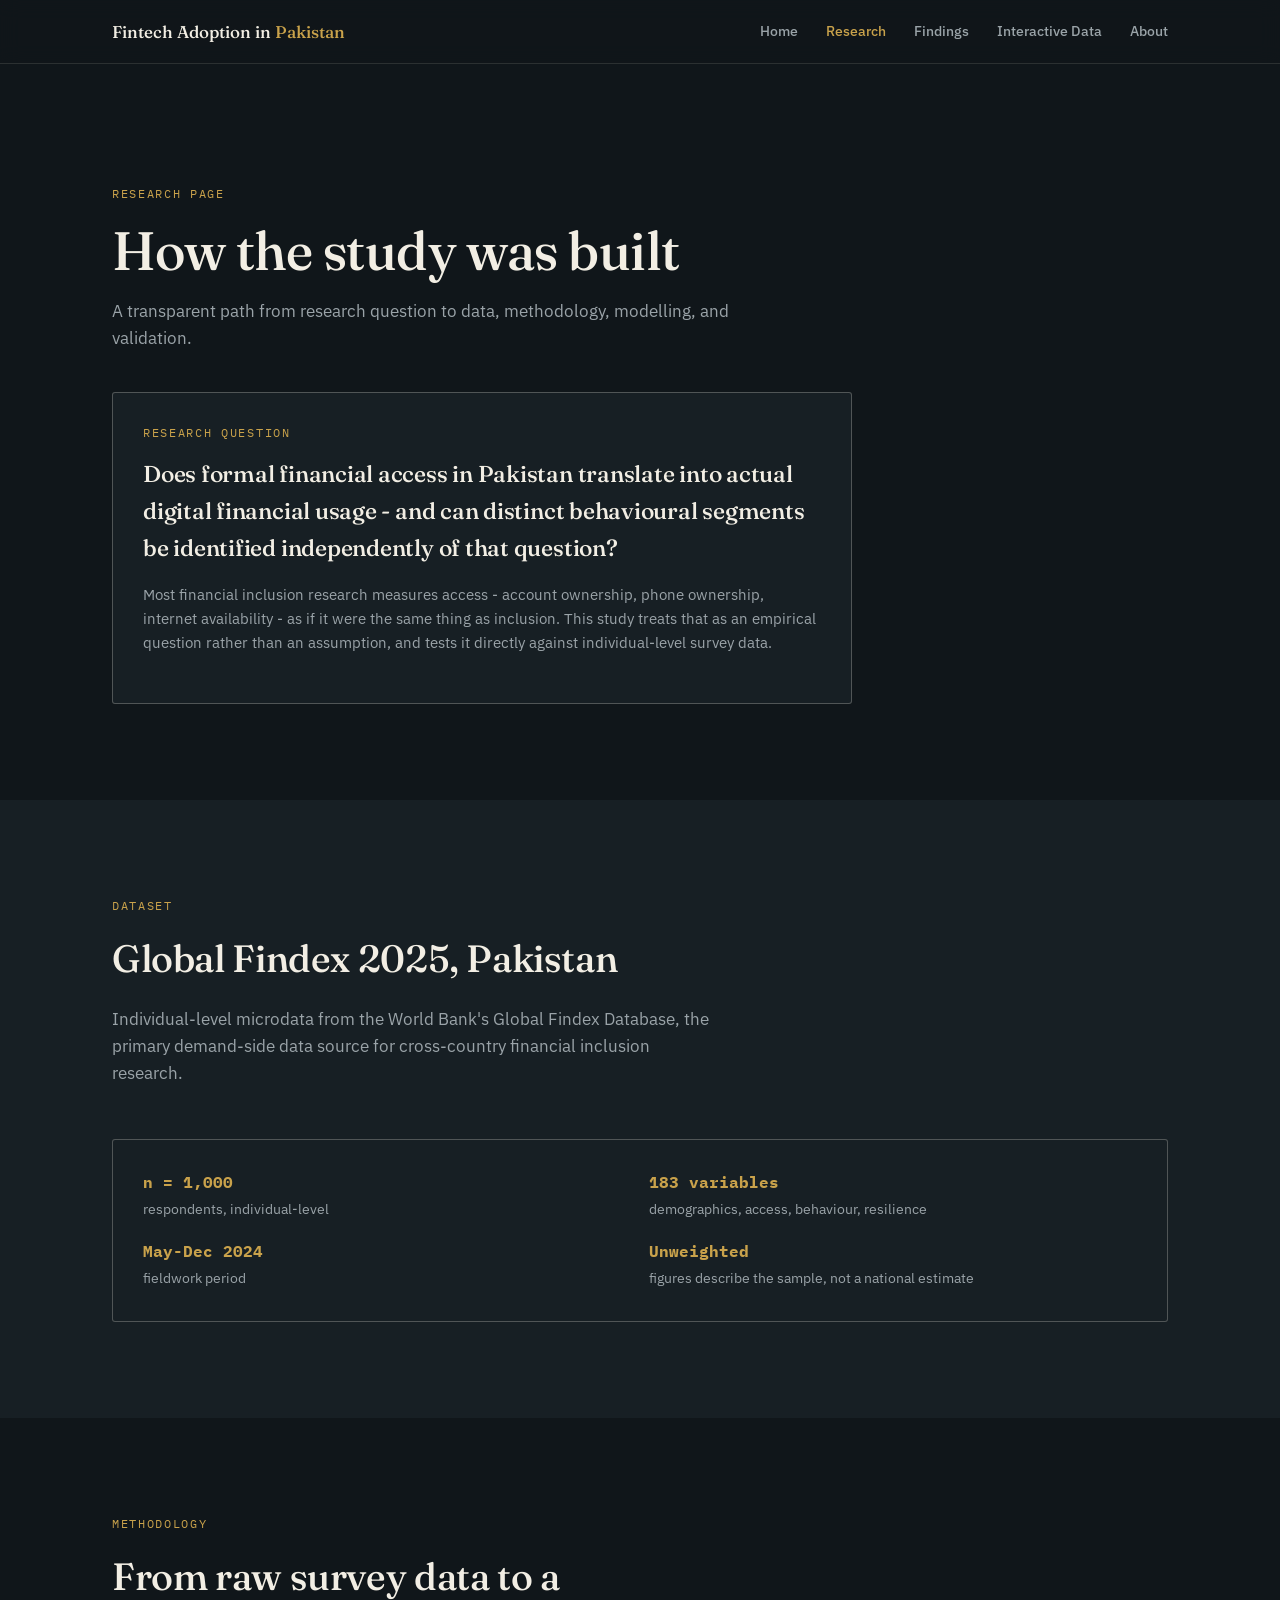
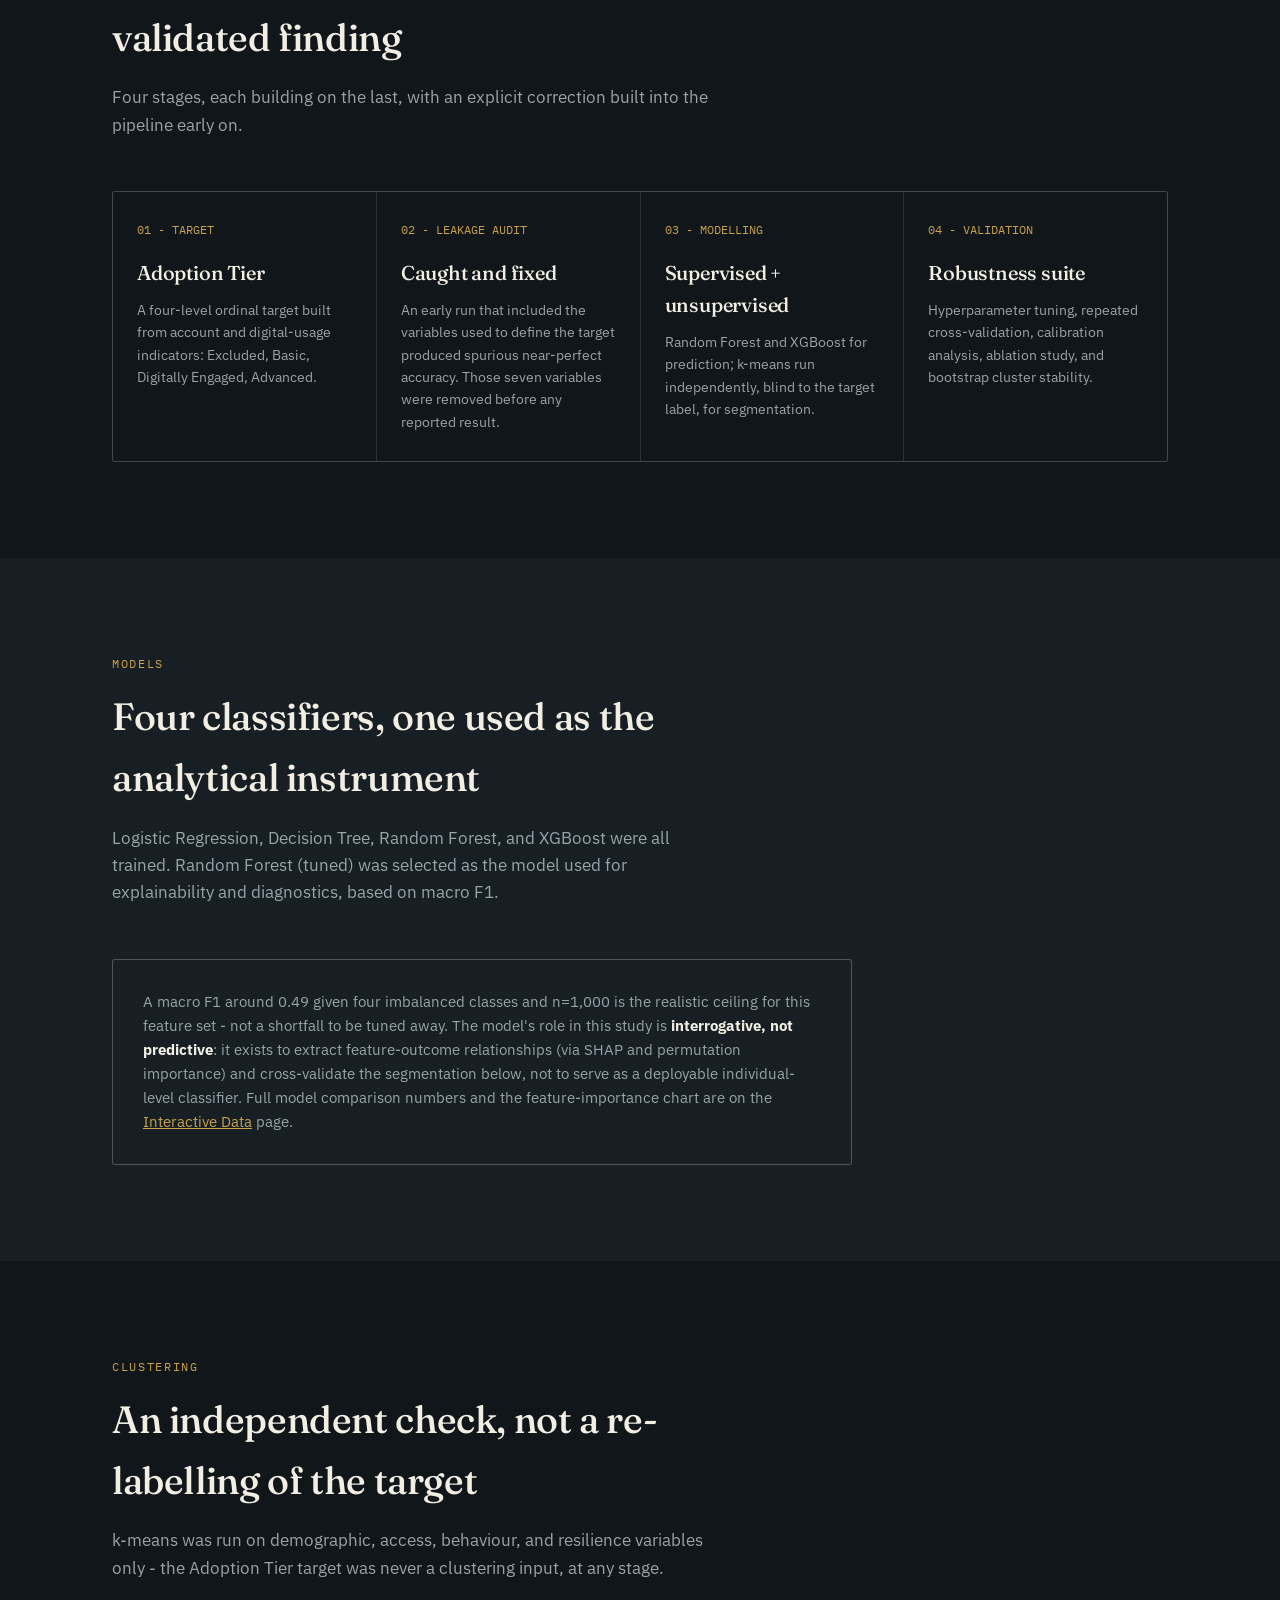
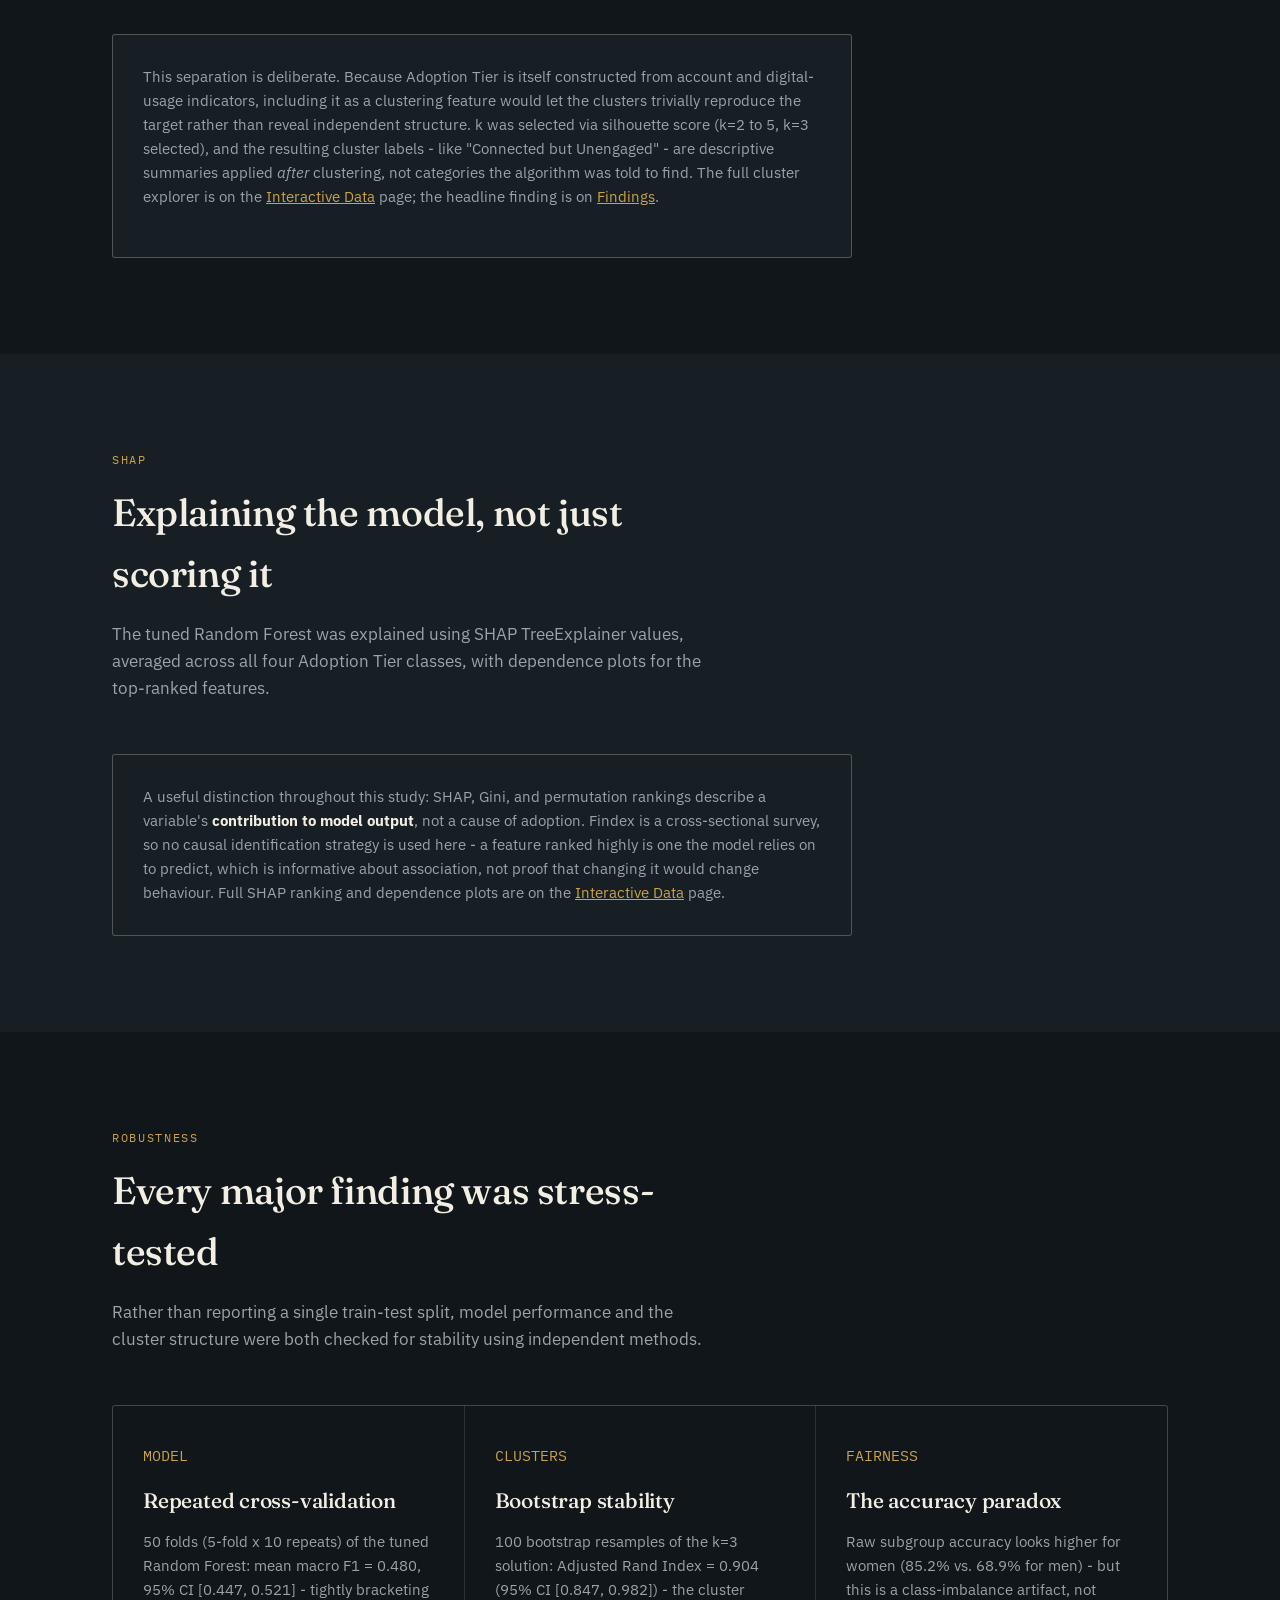
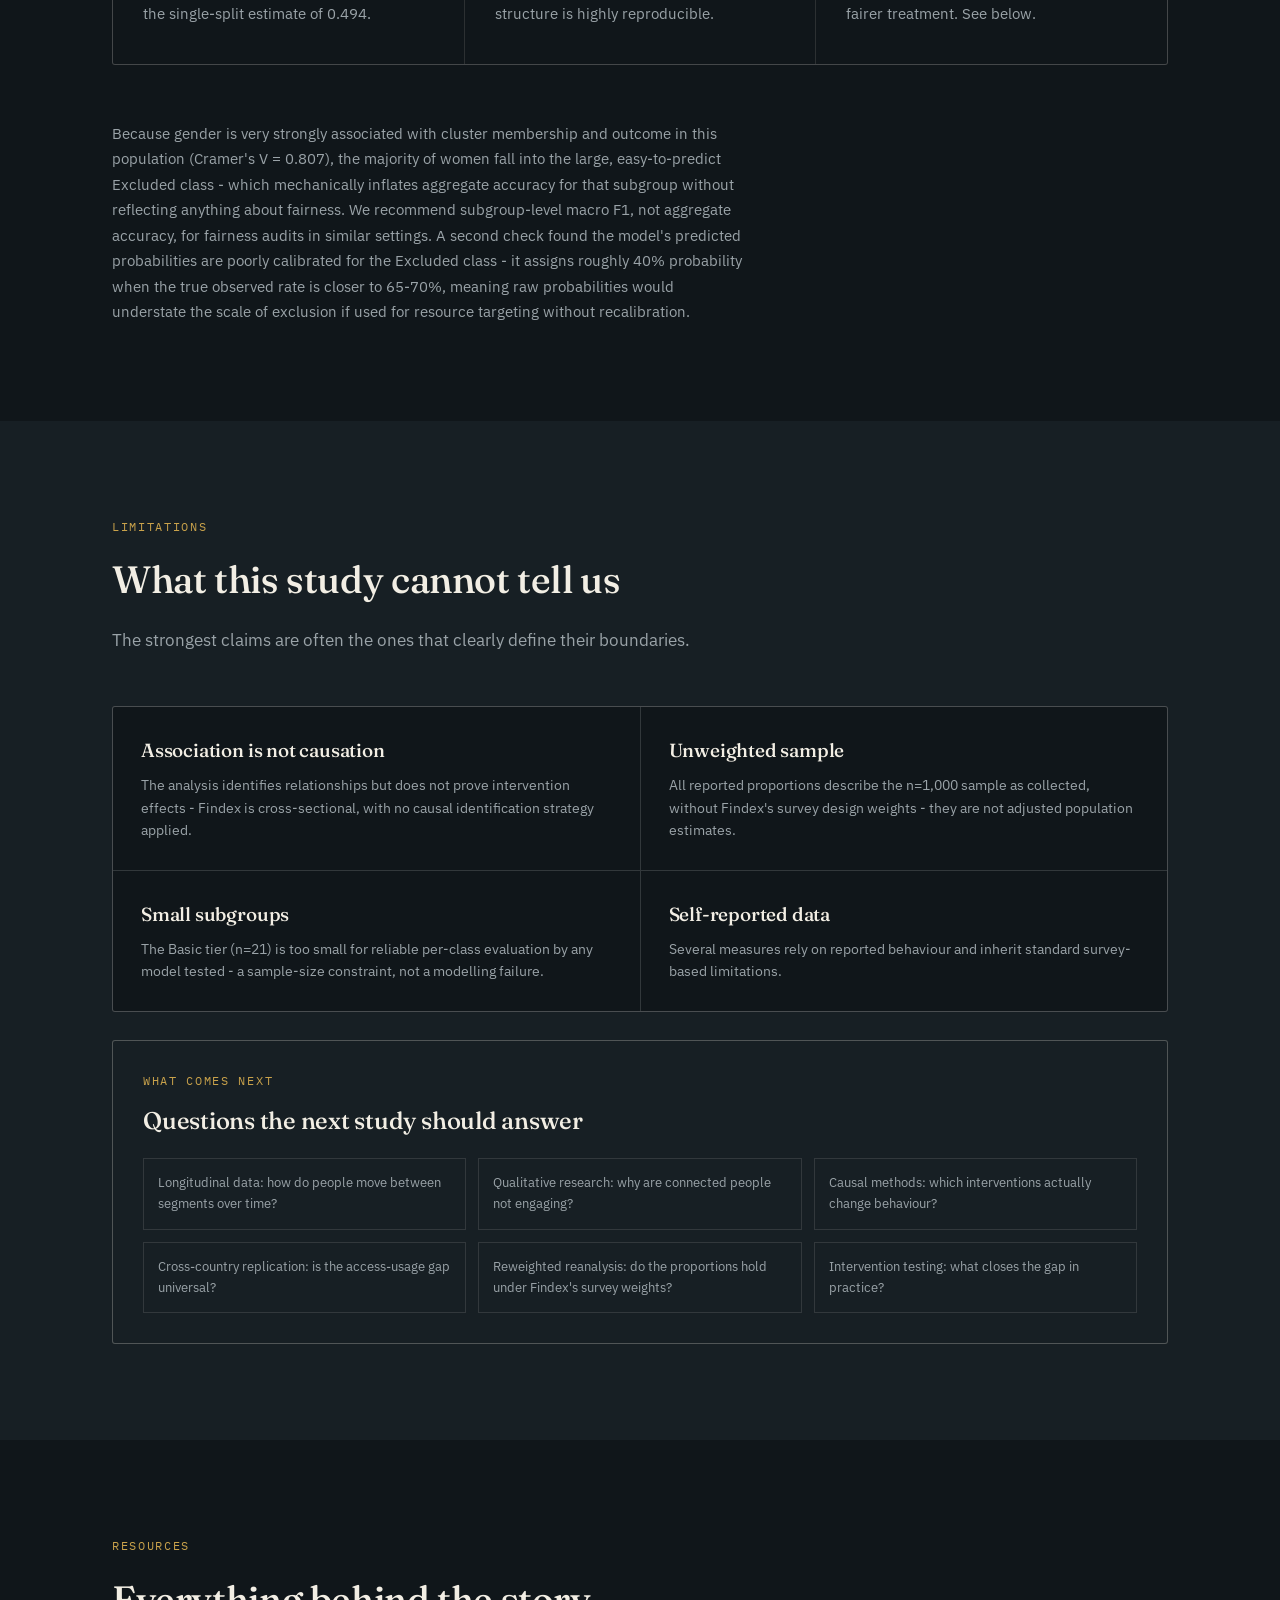
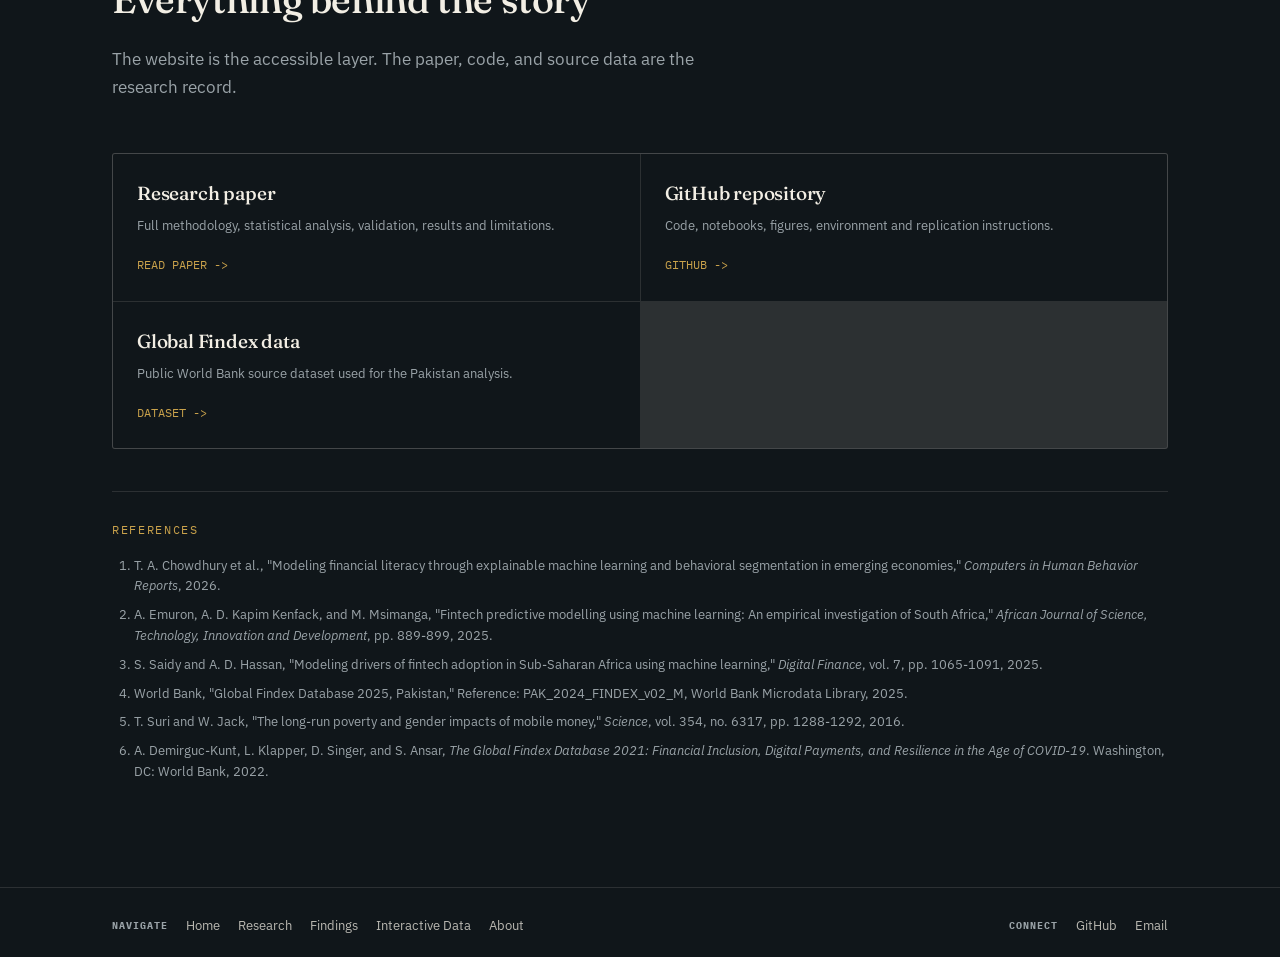
<file: research.html>
<!DOCTYPE html>
<html lang="en">
<head>
<meta charset="UTF-8">
<meta name="viewport" content="width=device-width, initial-scale=1.0">
<title>Research - Fintech Adoption in Pakistan</title>
<meta name="description" content="Research question, dataset, methodology, models, clustering, SHAP, robustness, and limitations behind the study.">
<link rel="icon" href="data:image/svg+xml,%3Csvg xmlns='http://www.w3.org/2000/svg' viewBox='0 0 100 100'%3E%3Crect width='100' height='100' fill='%2310161A'/%3E%3Ctext x='50' y='68' font-family='Georgia,serif' font-size='60' font-weight='600' fill='%23C9A24B' text-anchor='middle'%3EF%3C/text%3E%3C/svg%3E">
<meta property="og:type" content="website">
<meta property="og:title" content="Research - Fintech Adoption in Pakistan">
<meta property="og:description" content="Research question, dataset, methodology, models, clustering, SHAP, robustness, and limitations.">
<meta property="og:url" content="https://umema2004.github.io/Fintech-Adoption-Website/research.html">
<meta property="og:site_name" content="Fintech Adoption in Pakistan">
<meta name="twitter:card" content="summary_large_image">
<link rel="preconnect" href="https://fonts.googleapis.com">
<link rel="preconnect" href="https://fonts.gstatic.com" crossorigin>
<link href="https://fonts.googleapis.com/css2?family=Fraunces:opsz,wght@9..144,400;9..144,500;9..144,600;9..144,700&family=IBM+Plex+Sans:wght@400;500;600;700&family=IBM+Plex+Mono:wght@400;500;600&display=swap" rel="stylesheet">
<link rel="stylesheet" href="styles.css">
</head>
<body>

<nav>
  <div class="nav-inner">
    <a class="nav-logo" href="index.html">Fintech Adoption in <span>Pakistan</span></a>
    <button class="nav-toggle" id="navToggle" aria-label="Toggle navigation menu" aria-expanded="false">
      <span></span><span></span><span></span>
    </button>
    <div class="nav-links" id="navLinks">
      <a href="index.html">Home</a>
      <a class="active" href="research.html">Research</a>
      <a href="findings.html">Findings</a>
      <a href="interactive.html">Interactive Data</a>
      <a href="about.html">About</a>
    </div>
  </div>
</nav>

<main class="page-main">

  <section id="question">
    <div class="wrap">
      <div class="page-intro reveal">
        <div class="eyebrow">Research page</div>
        <h1>How the study was built</h1>
        <p>A transparent path from research question to data, methodology, modelling, and validation.</p>
      </div>

      <div class="research-card reveal" style="max-width:74ch;">
        <div class="eyebrow">Research question</div>
        <h3 style="margin-top:14px;">Does formal financial access in Pakistan translate into actual digital financial usage - and can distinct behavioural segments be identified independently of that question?</h3>
        <p style="margin-top:16px;">Most financial inclusion research measures access - account ownership, phone ownership, internet availability - as if it were the same thing as inclusion. This study treats that as an empirical question rather than an assumption, and tests it directly against individual-level survey data.</p>
      </div>
    </div>
  </section>

  <section class="alt" id="dataset">
    <div class="wrap">
      <div class="section-head reveal">
        <div class="eyebrow">Dataset</div>
        <h2>Global Findex 2025, Pakistan</h2>
        <p>Individual-level microdata from the World Bank's Global Findex Database, the primary demand-side data source for cross-country financial inclusion research.</p>
      </div>
      <div class="research-card reveal">
        <ul style="list-style:none; display:grid; grid-template-columns:repeat(2,1fr); gap:18px;">
          <li><strong style="color:var(--brass); font-family:'IBM Plex Mono',monospace;">n = 1,000</strong><br><span style="color:var(--paper-dim); font-size:14px;">respondents, individual-level</span></li>
          <li><strong style="color:var(--brass); font-family:'IBM Plex Mono',monospace;">183 variables</strong><br><span style="color:var(--paper-dim); font-size:14px;">demographics, access, behaviour, resilience</span></li>
          <li><strong style="color:var(--brass); font-family:'IBM Plex Mono',monospace;">May-Dec 2024</strong><br><span style="color:var(--paper-dim); font-size:14px;">fieldwork period</span></li>
          <li><strong style="color:var(--brass); font-family:'IBM Plex Mono',monospace;">Unweighted</strong><br><span style="color:var(--paper-dim); font-size:14px;">figures describe the sample, not a national estimate</span></li>
        </ul>
      </div>
    </div>
  </section>

  <section id="methodology">
    <div class="wrap">
      <div class="section-head reveal">
        <div class="eyebrow">Methodology</div>
        <h2>From raw survey data to a validated finding</h2>
        <p>Four stages, each building on the last, with an explicit correction built into the pipeline early on.</p>
      </div>

      <div class="research-pipeline reveal">
        <div class="pipeline-step"><div class="step-no">01 - TARGET</div><h3>Adoption Tier</h3><p>A four-level ordinal target built from account and digital-usage indicators: Excluded, Basic, Digitally Engaged, Advanced.</p></div>
        <div class="pipeline-step"><div class="step-no">02 - LEAKAGE AUDIT</div><h3>Caught and fixed</h3><p>An early run that included the variables used to define the target produced spurious near-perfect accuracy. Those seven variables were removed before any reported result.</p></div>
        <div class="pipeline-step"><div class="step-no">03 - MODELLING</div><h3>Supervised + unsupervised</h3><p>Random Forest and XGBoost for prediction; k-means run independently, blind to the target label, for segmentation.</p></div>
        <div class="pipeline-step"><div class="step-no">04 - VALIDATION</div><h3>Robustness suite</h3><p>Hyperparameter tuning, repeated cross-validation, calibration analysis, ablation study, and bootstrap cluster stability.</p></div>
      </div>
    </div>
  </section>

  <section class="alt" id="models">
    <div class="wrap">
      <div class="section-head reveal">
        <div class="eyebrow">Models</div>
        <h2>Four classifiers, one used as the analytical instrument</h2>
        <p>Logistic Regression, Decision Tree, Random Forest, and XGBoost were all trained. Random Forest (tuned) was selected as the model used for explainability and diagnostics, based on macro F1.</p>
      </div>
      <div class="research-card reveal" style="max-width:74ch;">
        <p style="margin-bottom:0;">A macro F1 around 0.49 given four imbalanced classes and n=1,000 is the realistic ceiling for this feature set - not a shortfall to be tuned away. The model's role in this study is <strong style="color:var(--paper);">interrogative, not predictive</strong>: it exists to extract feature-outcome relationships (via SHAP and permutation importance) and cross-validate the segmentation below, not to serve as a deployable individual-level classifier. Full model comparison numbers and the feature-importance chart are on the <a href="interactive.html" style="color:var(--brass);">Interactive Data</a> page.</p>
      </div>
    </div>
  </section>

  <section id="clustering">
    <div class="wrap">
      <div class="section-head reveal">
        <div class="eyebrow">Clustering</div>
        <h2>An independent check, not a re-labelling of the target</h2>
        <p>k-means was run on demographic, access, behaviour, and resilience variables only - the Adoption Tier target was never a clustering input, at any stage.</p>
      </div>
      <div class="research-card reveal" style="max-width:74ch;">
        <p>This separation is deliberate. Because Adoption Tier is itself constructed from account and digital-usage indicators, including it as a clustering feature would let the clusters trivially reproduce the target rather than reveal independent structure. k was selected via silhouette score (k=2 to 5, k=3 selected), and the resulting cluster labels - like "Connected but Unengaged" - are descriptive summaries applied <em>after</em> clustering, not categories the algorithm was told to find. The full cluster explorer is on the <a href="interactive.html" style="color:var(--brass);">Interactive Data</a> page; the headline finding is on <a href="findings.html" style="color:var(--brass);">Findings</a>.</p>
      </div>
    </div>
  </section>

  <section class="alt" id="shap">
    <div class="wrap">
      <div class="section-head reveal">
        <div class="eyebrow">SHAP</div>
        <h2>Explaining the model, not just scoring it</h2>
        <p>The tuned Random Forest was explained using SHAP TreeExplainer values, averaged across all four Adoption Tier classes, with dependence plots for the top-ranked features.</p>
      </div>
      <div class="research-card reveal" style="max-width:74ch;">
        <p style="margin-bottom:0;">A useful distinction throughout this study: SHAP, Gini, and permutation rankings describe a variable's <strong style="color:var(--paper);">contribution to model output</strong>, not a cause of adoption. Findex is a cross-sectional survey, so no causal identification strategy is used here - a feature ranked highly is one the model relies on to predict, which is informative about association, not proof that changing it would change behaviour. Full SHAP ranking and dependence plots are on the <a href="interactive.html" style="color:var(--brass);">Interactive Data</a> page.</p>
      </div>
    </div>
  </section>

  <section id="robustness">
    <div class="wrap">
      <div class="section-head reveal">
        <div class="eyebrow">Robustness</div>
        <h2>Every major finding was stress-tested</h2>
        <p>Rather than reporting a single train-test split, model performance and the cluster structure were both checked for stability using independent methods.</p>
      </div>
      <div class="findings reveal">
        <div class="finding">
          <div class="fig">MODEL</div>
          <h3>Repeated cross-validation</h3>
          <p>50 folds (5-fold x 10 repeats) of the tuned Random Forest: mean macro F1 = 0.480, 95% CI [0.447, 0.521] - tightly bracketing the single-split estimate of 0.494.</p>
        </div>
        <div class="finding">
          <div class="fig">CLUSTERS</div>
          <h3>Bootstrap stability</h3>
          <p>100 bootstrap resamples of the k=3 solution: Adjusted Rand Index = 0.904 (95% CI [0.847, 0.982]) - the cluster structure is highly reproducible.</p>
        </div>
        <div class="finding">
          <div class="fig">FAIRNESS</div>
          <h3>The accuracy paradox</h3>
          <p>Raw subgroup accuracy looks higher for women (85.2% vs. 68.9% for men) - but this is a class-imbalance artifact, not fairer treatment. See below.</p>
        </div>
      </div>

      <div style="margin-top:56px;">
        <p style="color:var(--paper-dim); max-width:70ch; font-size:15px; line-height:1.7;">
          Because gender is very strongly associated with cluster membership and outcome in this population (Cramer's V = 0.807), the majority of women fall into the large, easy-to-predict Excluded class - which mechanically inflates aggregate accuracy for that subgroup without reflecting anything about fairness. We recommend subgroup-level macro F1, not aggregate accuracy, for fairness audits in similar settings. A second check found the model's predicted probabilities are poorly calibrated for the Excluded class - it assigns roughly 40% probability when the true observed rate is closer to 65-70%, meaning raw probabilities would understate the scale of exclusion if used for resource targeting without recalibration.
        </p>
      </div>
    </div>
  </section>

  <section class="alt" id="limits">
    <div class="wrap">
      <div class="section-head reveal">
        <div class="eyebrow">Limitations</div>
        <h2>What this study cannot tell us</h2>
        <p>The strongest claims are often the ones that clearly define their boundaries.</p>
      </div>

      <div class="limitations reveal">
        <div class="limit-card"><h3>Association is not causation</h3><p>The analysis identifies relationships but does not prove intervention effects - Findex is cross-sectional, with no causal identification strategy applied.</p></div>
        <div class="limit-card"><h3>Unweighted sample</h3><p>All reported proportions describe the n=1,000 sample as collected, without Findex's survey design weights - they are not adjusted population estimates.</p></div>
        <div class="limit-card"><h3>Small subgroups</h3><p>The Basic tier (n=21) is too small for reliable per-class evaluation by any model tested - a sample-size constraint, not a modelling failure.</p></div>
        <div class="limit-card"><h3>Self-reported data</h3><p>Several measures rely on reported behaviour and inherit standard survey-based limitations.</p></div>
      </div>

      <div class="next-work reveal">
        <div class="eyebrow">What comes next</div>
        <h3 style="font-family:'Fraunces',serif;font-size:24px;margin-top:12px;">Questions the next study should answer</h3>
        <ul>
          <li>Longitudinal data: how do people move between segments over time?</li>
          <li>Qualitative research: why are connected people not engaging?</li>
          <li>Causal methods: which interventions actually change behaviour?</li>
          <li>Cross-country replication: is the access-usage gap universal?</li>
          <li>Reweighted reanalysis: do the proportions hold under Findex's survey weights?</li>
          <li>Intervention testing: what closes the gap in practice?</li>
        </ul>
      </div>
    </div>
  </section>

  <section id="resources">
    <div class="wrap">
      <div class="section-head reveal">
        <div class="eyebrow">Resources</div>
        <h2>Everything behind the story</h2>
        <p>The website is the accessible layer. The paper, code, and source data are the research record.</p>
      </div>
      <div class="resource-grid reveal">
        <div class="resource"><h3>Research paper</h3><p>Full methodology, statistical analysis, validation, results and limitations.</p><a href="https://github.com/abdurrehmanashar/Explainable-ML-for-Fintech-Adoption-Behavioural-Segmentation-in-Pakistan/blob/main/paper/BeyondAccess.pdf" target="_blank" rel="noopener">READ PAPER -></a></div>
        <div class="resource"><h3>GitHub repository</h3><p>Code, notebooks, figures, environment and replication instructions.</p><a href="https://github.com/abdurrehmanashar/Explainable-ML-for-Fintech-Adoption-Behavioural-Segmentation-in-Pakistan" target="_blank" rel="noopener">GITHUB -></a></div>
        <div class="resource"><h3>Global Findex data</h3><p>Public World Bank source dataset used for the Pakistan analysis.</p><a href="https://microdata.worldbank.org/index.php/catalog/7961" target="_blank" rel="noopener">DATASET -></a></div>
      </div>
      <div class="refs reveal">
        <div class="eyebrow">References</div>
        <ol style="margin-top:16px;">
          <li>T. A. Chowdhury et al., "Modeling financial literacy through explainable machine learning and behavioral segmentation in emerging economies," <em>Computers in Human Behavior Reports</em>, 2026.</li>
          <li>A. Emuron, A. D. Kapim Kenfack, and M. Msimanga, "Fintech predictive modelling using machine learning: An empirical investigation of South Africa," <em>African Journal of Science, Technology, Innovation and Development</em>, pp. 889-899, 2025.</li>
          <li>S. Saidy and A. D. Hassan, "Modeling drivers of fintech adoption in Sub-Saharan Africa using machine learning," <em>Digital Finance</em>, vol. 7, pp. 1065-1091, 2025.</li>
          <li>World Bank, "Global Findex Database 2025, Pakistan," Reference: PAK_2024_FINDEX_v02_M, World Bank Microdata Library, 2025.</li>
          <li>T. Suri and W. Jack, "The long-run poverty and gender impacts of mobile money," <em>Science</em>, vol. 354, no. 6317, pp. 1288-1292, 2016.</li>
          <li>A. Demirguc-Kunt, L. Klapper, D. Singer, and S. Ansar, <em>The Global Findex Database 2021: Financial Inclusion, Digital Payments, and Resilience in the Age of COVID-19</em>. Washington, DC: World Bank, 2022.</li>
        </ol>
      </div>
    </div>
  </section>

</main>

<footer id="footer">
  <div class="wrap">
    <div class="footer-grid">
      <div class="footer-col">
        <h5>Navigate</h5>
        <a href="index.html">Home</a>
        <a href="research.html">Research</a>
        <a href="findings.html">Findings</a>
        <a href="interactive.html">Interactive Data</a>
        <a href="about.html">About</a>
      </div>
      <div class="footer-col">
        <h5>Connect</h5>
        <a href="https://github.com/abdurrehmanashar/Explainable-ML-for-Fintech-Adoption-Behavioural-Segmentation-in-Pakistan" target="_blank" rel="noopener">GitHub</a>
        <a href="mailto:abdurrehmanashar@gmail.com">Email</a>
      </div>
    </div>
  </div>
</footer>

<script src="common.js"></script>
</body>
</html>
</file>
<file: styles.css>
:root{
  --ink:#10161A;
  --ink-2:#171F24;
  --ink-3:#1D262C;
  --paper:#F2EEE4;
  --paper-dim:#9AA3A8;
  --brass:#C9A24B;
  --teal:#3F8C77;
  --rose:#C15B4A;
  --line:rgba(242,238,228,0.12);
  --line-strong:rgba(242,238,228,0.26);
  --radius:3px;
}
*{margin:0;padding:0;box-sizing:border-box;}
html{scroll-behavior:smooth;}
body{
  background:var(--ink);
  color:var(--paper);
  font-family:'IBM Plex Sans', sans-serif;
  font-size:16px;
  line-height:1.6;
  -webkit-font-smoothing:antialiased;
  overflow-x:hidden;
}
@media (prefers-reduced-motion: reduce){
  html{scroll-behavior:auto;}
  *{animation-duration:0.01ms !important; transition-duration:0.01ms !important;}
}
a{color:inherit;}
.wrap{max-width:1120px; margin:0 auto; padding:0 32px;}
h1,h2,h3{font-family:'Fraunces', serif; font-weight:500; letter-spacing:-0.01em;}
.num{font-family:'IBM Plex Mono', monospace;}
.eyebrow{
  font-family:'IBM Plex Mono', monospace; font-size:12px; letter-spacing:0.14em;
  text-transform:uppercase; color:var(--brass);
}

nav{
  position:fixed; top:0; left:0; right:0; z-index:100;
  background:rgba(16,22,26,0.88); backdrop-filter:blur(10px);
  border-bottom:1px solid var(--line);
}
.nav-inner{
  max-width:1120px; margin:0 auto; padding:18px 32px;
  display:flex; justify-content:space-between; align-items:center;
}
.nav-logo{font-family:'Fraunces', serif; font-size:17px; font-weight:500; text-decoration:none;}
.nav-logo span{color:var(--brass);}
.nav-links{display:flex; gap:28px; font-size:14px; font-weight:500;}
.nav-links a{text-decoration:none; color:var(--paper-dim); transition:color 0.2s;}
.nav-links a:hover, .nav-links a:focus-visible{color:var(--paper);}
.nav-links a.active{color:var(--brass);}
.nav-links a:focus-visible{outline:1px solid var(--brass); outline-offset:4px;}

.nav-toggle{
  display:none; background:none; border:none; cursor:pointer; padding:6px;
  flex-direction:column; gap:5px; width:28px;
}
.nav-toggle span{display:block; height:2px; width:100%; background:var(--paper); transition:transform 0.25s ease, opacity 0.25s ease;}
.nav-toggle.open span:nth-child(1){transform:translateY(7px) rotate(45deg);}
.nav-toggle.open span:nth-child(2){opacity:0;}
.nav-toggle.open span:nth-child(3){transform:translateY(-7px) rotate(-45deg);}

@media (max-width:700px){
  .nav-toggle{display:flex;}
  .nav-links{
    display:flex; flex-direction:column; gap:0;
    position:fixed; top:64px; left:0; right:0;
    background:var(--ink-2); border-bottom:1px solid var(--line-strong);
    max-height:0; overflow:hidden; transition:max-height 0.3s ease;
  }
  .nav-links.open{max-height:320px;}
  .nav-links a{padding:16px 32px; border-top:1px solid var(--line);}
}

header.hero{padding:150px 0 0; position:relative;}
.page-main{padding:88px 0 0;}
.hero-top{padding-bottom:56px;}
.hero h1{
  font-size:clamp(36px, 5.6vw, 64px); line-height:1.08; max-width:17ch; margin:26px 0 24px;
}
.hero h1 em{font-style:italic; color:var(--brass);}
.hero-sub{font-size:18px; color:var(--paper-dim); max-width:56ch; margin-bottom:40px;}
.hero-sub strong{color:var(--paper); font-weight:600;}
.cta-row{display:flex; gap:14px; flex-wrap:wrap;}
.btn{
  display:inline-flex; align-items:center; gap:8px; padding:12px 22px;
  font-family:'IBM Plex Sans', sans-serif; font-size:14px; font-weight:600;
  text-decoration:none; border-radius:var(--radius);
  transition:transform 0.15s ease, background 0.15s ease, border-color 0.15s ease;
  border:1px solid transparent; cursor:pointer;
}
.btn:focus-visible{outline:2px solid var(--brass); outline-offset:3px;}
.btn-primary{background:var(--brass); color:var(--ink);}
.btn-primary:hover{transform:translateY(-1px); background:#d9b25e;}
.btn-ghost{border-color:var(--line-strong); color:var(--paper); background:transparent;}
.btn-ghost:hover{border-color:var(--paper); transform:translateY(-1px);}

.viz-panel{
  border:1px solid var(--line-strong);
  border-radius:var(--radius);
  background:var(--ink-2);
  overflow:hidden;
  margin-bottom:0;
}
.viz-head{
  display:flex; justify-content:space-between; align-items:center; flex-wrap:wrap; gap:16px;
  padding:22px 28px; border-bottom:1px solid var(--line);
}
.viz-title{font-size:14px; font-weight:600;}
.viz-title span{display:block; font-family:'IBM Plex Mono', monospace; font-weight:400; font-size:12px; color:var(--paper-dim); margin-top:3px;}
.toggle-group{display:flex; gap:2px; background:var(--ink); border:1px solid var(--line-strong); border-radius:100px; padding:3px;}
.toggle-btn{
  font-family:'IBM Plex Mono', monospace; font-size:12px; font-weight:500;
  padding:8px 16px; border-radius:100px; border:none; background:transparent;
  color:var(--paper-dim); cursor:pointer; transition:background 0.2s, color 0.2s;
}
.toggle-btn.active{background:var(--brass); color:var(--ink); font-weight:600;}
.toggle-btn:focus-visible{outline:2px solid var(--brass); outline-offset:2px;}

.viz-body{position:relative; padding:0;}
#populationCanvas,
#clusterMapCanvas{display:block; width:100%; height:420px; cursor:crosshair;}
@media (max-width:640px){
  #populationCanvas,
  #clusterMapCanvas{height:340px;}
}

.viz-legend{
  display:flex; gap:24px; flex-wrap:wrap; padding:18px 28px;
  border-top:1px solid var(--line); font-size:13px; color:var(--paper-dim);
}
.legend-item{display:flex; align-items:center; gap:8px;}
.legend-dot{width:9px; height:9px; border-radius:50%; flex-shrink:0;}

.viz-caption{
  padding:16px 28px 24px; font-size:12.5px; color:var(--paper-dim);
  font-family:'IBM Plex Mono', monospace; line-height:1.6; border-top:1px solid var(--line);
}

.viz-tooltip{
  position:absolute; pointer-events:none; background:var(--ink);
  border:1px solid var(--line-strong); border-radius:var(--radius);
  padding:10px 14px; font-size:12.5px; line-height:1.5; max-width:220px;
  opacity:0; transition:opacity 0.15s ease; z-index:10;
}
.viz-tooltip strong{display:block; font-size:13px; margin-bottom:3px;}

.stat-showcase-grid {
  display: grid;
  grid-template-columns: repeat(2, 1fr);
  gap: 32px;
  margin-top: 24px;
}
@media (max-width: 820px) {
  .stat-showcase-grid { grid-template-columns: 1fr; }
}
.stat-visual-card {
  border: 1px solid var(--line-strong);
  border-radius: var(--radius);
  background: var(--ink-2);
  padding: 40px 32px;
  display: flex;
  flex-direction: column;
  justify-content: space-between;
}
.stat-visual-header {
  font-size: 16px;
  font-weight: 500;
  margin-bottom: 24px;
  min-height: 52px;
}
.stat-visual-main {
  display: flex;
  align-items: baseline;
  gap: 12px;
  margin-bottom: 20px;
}
.stat-visual-number {
  font-family: 'IBM Plex Mono', monospace;
  font-size: 64px;
  font-weight: 700;
  line-height: 1;
  color: var(--rose);
}
.stat-visual-label {
  font-size: 14px;
  color: var(--paper-dim);
  text-transform: uppercase;
  letter-spacing: 0.05em;
}
.stat-bar-container {
  background: rgba(242, 238, 228, 0.06);
  height: 14px;
  border-radius: 100px;
  width: 100%;
  overflow: hidden;
  position: relative;
  border: 1px solid var(--line);
}
.stat-bar-fill {
  height: 100%;
  border-radius: 100px;
  background: linear-gradient(90deg, var(--rose), var(--brass));
  transition: width 1s cubic-bezier(0.4, 0, 0.2, 1);
}

.quiz-panel{
  border:1px solid var(--line-strong); border-radius:var(--radius); background:var(--ink-2);
  overflow:hidden;
}
.quiz-progress{
  display:flex; gap:6px; padding:26px 30px 0;
}
.quiz-dot{height:3px; flex:1; background:var(--line-strong); border-radius:2px; transition:background 0.3s;}
.quiz-dot.done{background:var(--brass);}
.quiz-body{padding:30px 30px 34px; min-height:230px; display:flex; flex-direction:column; justify-content:center;}
.quiz-question{font-family:'Fraunces', serif; font-size:clamp(20px,2.6vw,26px); font-weight:500; margin-bottom:24px; max-width:32ch;}
.quiz-options{display:flex; flex-wrap:wrap; gap:12px;}
.quiz-opt{
  font-family:'IBM Plex Sans', sans-serif; font-size:14.5px; font-weight:600;
  padding:14px 22px; border-radius:100px; border:1px solid var(--line-strong);
  background:transparent; color:var(--paper); cursor:pointer; transition:all 0.15s ease;
}
.quiz-opt:hover{border-color:var(--brass); background:rgba(201,162,75,0.08);}
.quiz-opt:focus-visible{outline:2px solid var(--brass); outline-offset:2px;}
.quiz-back{
  font-family:'IBM Plex Mono', monospace; font-size:12.5px; color:var(--paper-dim);
  background:none; border:none; cursor:pointer; margin-top:26px; padding:0;
}
.quiz-back:hover{color:var(--paper);}
.quiz-back:disabled{opacity:0; pointer-events:none;}

.quiz-result{display:none;}
.quiz-result.active{display:block;}
.quiz-result-badge{
  font-family:'IBM Plex Mono', monospace; font-size:12px; letter-spacing:0.1em; text-transform:uppercase;
  color:var(--rose); margin-bottom:12px;
}
.quiz-result h3{font-size:clamp(22px,3vw,30px); margin-bottom:14px; max-width:20ch;}
.quiz-result p{color:var(--paper-dim); font-size:15px; max-width:52ch; margin-bottom:22px;}
.quiz-stat-row{display:flex; flex-wrap:wrap; gap:1px; background:var(--line); border:1px solid var(--line); margin-bottom:24px;}
.quiz-stat{background:var(--ink); padding:20px 22px; flex:1; min-width:130px;}
.quiz-stat .n{font-family:'IBM Plex Mono', monospace; font-size:22px; font-weight:600; color:var(--brass); display:block;}
.quiz-stat .l{font-size:12px; color:var(--paper-dim); margin-top:4px;}
.quiz-disclaimer{font-size:12px; color:var(--paper-dim); font-family:'IBM Plex Mono', monospace; margin-bottom:20px; line-height:1.6;}
.quiz-actions{display:flex; gap:12px; flex-wrap:wrap;}

section{padding:96px 0;}
section.alt{background:var(--ink-2);}
#cluster-map,
#feature-importance{scroll-margin-top:96px}
.section-head{margin-bottom:52px; max-width:60ch;}
.section-head h2{font-size:clamp(28px, 3.6vw, 38px); margin-top:14px;}
.section-head p{color:var(--paper-dim); font-size:17px; margin-top:16px;}

.findings{
  display:grid; grid-template-columns:repeat(3, 1fr); gap:1px;
  background:var(--line); border:1px solid var(--line); border-radius:var(--radius); overflow:hidden;
}
@media (max-width:820px){.findings{grid-template-columns:1fr;}}
.finding{background:var(--ink); padding:38px 30px;}
.finding .fig{font-family:'IBM Plex Mono', monospace; font-size:15px; color:var(--brass); margin-bottom:16px;}
.finding-stat{font-family:'IBM Plex Mono', monospace; font-size:clamp(56px,7vw,88px); font-weight:700; line-height:1; color:var(--rose); margin-bottom:20px; letter-spacing:-0.02em;}
.finding h3{font-size:21px; margin-bottom:12px; font-weight:500;}
.finding p{color:var(--paper-dim); font-size:15px;}

.method-strip{display:flex; flex-wrap:wrap; gap:10px; margin-top:36px;}
.pill{
  font-family:'IBM Plex Mono', monospace; font-size:12.5px; color:var(--paper-dim);
  border:1px solid var(--line-strong); padding:8px 16px; border-radius:100px;
}

.quote-block{border-left:3px solid var(--brass); padding-left:26px; max-width:64ch; margin-top:52px;}
.quote-block p{font-family:'Fraunces', serif; font-size:21px; font-style:italic; line-height:1.5;}
.quote-block cite{display:block; margin-top:12px; font-style:normal; font-size:13px; color:var(--paper-dim); font-family:'IBM Plex Mono', monospace;}

.community-grid{display:grid; grid-template-columns:1.1fr 1fr; gap:52px; align-items:start;}
@media (max-width:820px){.community-grid{grid-template-columns:1fr;}}
.community-copy p{color:var(--paper-dim); font-size:16px; margin-bottom:18px;}
.engage-card{background:var(--ink); border:1px solid var(--line-strong); border-radius:var(--radius); padding:28px; margin-bottom:18px;}
.engage-card h4{font-size:15px; font-weight:700; margin-bottom:10px; display:flex; align-items:center; gap:10px;}
.engage-card p{font-size:14px; color:var(--paper-dim); margin-bottom:16px;}
.dot{width:8px; height:8px; border-radius:50%; background:var(--teal); display:inline-block; flex-shrink:0;}

footer{border-top:1px solid var(--line); padding:28px 0 20px;}
.footer-grid{display:flex; align-items:center; justify-content:space-between; flex-wrap:wrap; gap:24px;}
.footer-col{display:flex; align-items:center; gap:18px;}
.footer-col h5{font-family:'IBM Plex Mono', monospace; font-size:10px; letter-spacing:0.1em; text-transform:uppercase; color:var(--paper-dim); margin:0;}
.footer-col a{display:inline-block; font-size:13px; text-decoration:none; color:var(--paper); opacity:0.75; margin:0; transition:color 0.2s, opacity 0.2s;}
.footer-col a:hover{opacity:1; color:var(--brass);}
.footer-bottom{margin-top:22px; padding-top:16px; border-top:1px solid var(--line); font-size:10.5px; color:var(--paper-dim); font-family:'IBM Plex Mono', monospace; line-height:1.5;}
@media(max-width:600px){footer{padding:24px 0 18px;} .footer-grid{align-items:flex-start; gap:16px;} .footer-col{gap:14px; flex-wrap:wrap;} .footer-bottom{margin-top:18px; padding-top:14px;}}

.reveal{opacity:0; transform:translateY(16px); transition:opacity 0.7s ease, transform 0.7s ease;}
.reveal.visible{opacity:1; transform:translateY(0);}

.research-pipeline{display:grid;grid-template-columns:repeat(4,1fr);gap:1px;background:var(--line);border:1px solid var(--line);border-radius:var(--radius);overflow:hidden}
@media(max-width:900px){.research-pipeline{grid-template-columns:repeat(2,1fr)}}
@media(max-width:560px){.research-pipeline{grid-template-columns:1fr}}
.pipeline-step{background:var(--ink);padding:28px 24px;min-height:190px}
.pipeline-step .step-no{font-family:'IBM Plex Mono',monospace;color:var(--brass);font-size:12px;margin-bottom:18px}
.pipeline-step h3{font-size:20px;margin-bottom:10px}
.pipeline-step p{font-size:14px;color:var(--paper-dim)}
.model-grid{display:grid;grid-template-columns:1fr 1fr;gap:24px}
@media(max-width:820px){.model-grid{grid-template-columns:1fr}}
.research-card{background:var(--ink-2);border:1px solid var(--line-strong);border-radius:var(--radius);padding:30px}
.research-card h3{font-size:23px;margin-bottom:12px}
.research-card p{color:var(--paper-dim);font-size:15px;margin-bottom:18px}
.metric-table{width:100%;border-collapse:collapse;font-family:'IBM Plex Mono',monospace;font-size:12px}
.metric-table th,.metric-table td{text-align:left;padding:12px 10px;border-bottom:1px solid var(--line)}
.metric-table th{color:var(--paper-dim);font-weight:500}
.metric-table td{color:var(--paper)}
.table-scroll{overflow-x:auto}
.cluster-profile-table-card{margin-top:24px}
.cluster-profile-table th:not(:first-child),.cluster-profile-table td:not(:first-child){text-align:right;white-space:nowrap}
.cluster-profile-table th button{font:inherit;color:inherit;background:none;border:0;padding:0;cursor:pointer;text-align:inherit}
.cluster-profile-table th button:hover,.cluster-profile-table th button:focus-visible{color:var(--brass)}
.cluster-profile-table th button:focus-visible{outline:1px solid var(--brass);outline-offset:4px}
.cluster-profile-table th button::after{content:' ';display:inline-block;width:1ch;color:var(--brass)}
.cluster-profile-table th[aria-sort="ascending"] button::after{content:' ↑'}
.cluster-profile-table th[aria-sort="descending"] button::after{content:' ↓'}
.metric-note{font-size:12px!important;font-family:'IBM Plex Mono',monospace;margin-top:14px!important;color:var(--paper-dim)}
.profile-grid{display:grid;grid-template-columns:repeat(3,1fr);gap:1px;background:var(--line);border:1px solid var(--line);border-radius:var(--radius);overflow:hidden}
@media(max-width:820px){.profile-grid{grid-template-columns:1fr}}
.profile-card{background:var(--ink);padding:34px 28px}
.profile-card .profile-no{font-family:'IBM Plex Mono',monospace;color:var(--brass);font-size:12px;margin-bottom:12px}
.profile-card h3{font-size:25px;margin-bottom:8px}
.profile-share{font-family:'IBM Plex Mono',monospace;font-size:34px;font-weight:700;color:var(--rose);margin:14px 0}
.profile-card ul{list-style:none;margin:18px 0}
.profile-card li{font-size:13px;color:var(--paper-dim);padding:8px 0;border-bottom:1px solid var(--line)}
.profile-card li strong{color:var(--paper)}
.profile-card blockquote{border-left:2px solid var(--brass);padding-left:14px;font-family:'Fraunces',serif;font-style:italic;font-size:16px;line-height:1.45;margin-top:20px}
.bar-chart{display:flex;flex-direction:column;gap:14px;margin-top:22px}
.bar-row{display:grid;grid-template-columns:150px 1fr 48px;gap:12px;align-items:center;font-size:13px}
.bar-track{height:10px;background:rgba(242,238,228,.06);border:1px solid var(--line);border-radius:100px;overflow:hidden}
.bar-fill{height:100%;background:linear-gradient(90deg,var(--teal),var(--brass));border-radius:100px}
@media(max-width:600px){.bar-row{grid-template-columns:105px 1fr 42px;font-size:12px}}
.importance-legend{display:flex;gap:24px;flex-wrap:wrap;margin-bottom:24px;font-size:13px;color:var(--paper-dim)}
.gini-dot,.gini-fill{background:var(--rose)}
.permutation-dot,.permutation-fill{background:var(--teal)}
.shap-dot,.shap-fill{background:var(--brass)}
.importance-chart{display:flex;flex-direction:column;gap:22px}
.importance-row{display:grid;grid-template-columns:150px 1fr;gap:18px;padding-bottom:22px;border-bottom:1px solid var(--line)}
.importance-row:last-child{border-bottom:0;padding-bottom:0}
.importance-feature{font-family:'IBM Plex Mono',monospace;font-size:13px;color:var(--paper);padding-top:8px}
.importance-bars{display:flex;flex-direction:column;gap:7px}
.importance-bar-line{display:grid;grid-template-columns:94px minmax(120px,1fr) 58px;gap:12px;align-items:center;font-family:'IBM Plex Mono',monospace;font-size:12px;color:var(--paper-dim)}
.importance-track{height:9px;background:rgba(242,238,228,.06);border:1px solid var(--line);border-radius:100px;overflow:hidden}
.importance-fill{height:100%;border-radius:100px}
.importance-bar-line strong{font-weight:500;color:var(--paper);text-align:right}
@media(max-width:700px){.importance-row{grid-template-columns:1fr;gap:10px}.importance-bar-line{grid-template-columns:86px minmax(90px,1fr) 52px}}
.limitations{display:grid;grid-template-columns:repeat(2,1fr);gap:1px;background:var(--line);border:1px solid var(--line);border-radius:var(--radius);overflow:hidden}
@media(max-width:700px){.limitations{grid-template-columns:1fr}}
.limit-card{background:var(--ink);padding:28px}
.limit-card h3{font-size:19px;margin-bottom:9px}
.limit-card p{font-size:14px;color:var(--paper-dim)}
.next-work{margin-top:28px;background:var(--ink-2);border:1px solid var(--line-strong);padding:30px;border-radius:var(--radius)}
.next-work ul{display:grid;grid-template-columns:repeat(3,1fr);gap:12px;list-style:none;margin-top:18px}
@media(max-width:700px){.next-work ul{grid-template-columns:1fr}}
.next-work li{border:1px solid var(--line);padding:14px;color:var(--paper-dim);font-size:13px}
.impact-grid{display:grid;grid-template-columns:repeat(3,1fr);gap:18px}
@media(max-width:820px){.impact-grid{grid-template-columns:1fr}}
.impact-card{border:1px solid var(--line-strong);padding:28px;background:var(--ink-2);border-radius:var(--radius)}
.impact-card .arrow{font-family:'IBM Plex Mono',monospace;color:var(--brass);font-size:18px;margin:14px 0}
.impact-card h3{font-size:19px}
.impact-card p{font-size:14px;color:var(--paper-dim);margin-top:8px}
.researcher{display:grid;grid-template-columns:1.1fr 1fr;gap:52px;align-items:start}
@media(max-width:820px){.researcher{grid-template-columns:1fr}}
.researcher h2{font-size:clamp(28px,3.6vw,38px);margin-top:14px}
.researcher p{color:var(--paper-dim);font-size:16px;margin-top:18px}
.identity-card{border:1px solid var(--line-strong);background:var(--ink);padding:30px;border-radius:var(--radius)}
.identity-card .name{font-family:'Fraunces',serif;font-size:28px;margin-bottom:5px}
.identity-card .role{font-family:'IBM Plex Mono',monospace;font-size:12px;color:var(--brass);text-transform:uppercase;letter-spacing:.08em}
.identity-links{display:flex;gap:10px;flex-wrap:wrap;margin-top:22px}

.mentor-credit{
  display:flex; align-items:center; gap:14px; margin-top:18px;
  padding:16px 20px; border:1px solid var(--line); border-radius:var(--radius);
  background:var(--ink-2);
}
.mentor-credit .mentor-label{
  font-family:'IBM Plex Mono',monospace; font-size:11px; letter-spacing:0.08em;
  text-transform:uppercase; color:var(--paper-dim); white-space:nowrap;
}
.mentor-credit .mentor-name{font-size:14px; font-weight:600; color:var(--paper);}
.mentor-credit .mentor-role{font-size:12.5px; color:var(--paper-dim); margin-top:2px;}
.resource-grid{display:grid;grid-template-columns:repeat(2,1fr);gap:1px;background:var(--line);border:1px solid var(--line);border-radius:var(--radius);overflow:hidden}
@media(max-width:700px){.resource-grid{grid-template-columns:1fr}}
.resource{background:var(--ink);padding:24px}
.resource h3{font-size:19px;margin-bottom:8px}
.resource p{font-size:13px;color:var(--paper-dim);margin-bottom:14px}
.resource a{font-family:'IBM Plex Mono',monospace;font-size:12px;color:var(--brass);text-decoration:none}
.resource a:hover{text-decoration:underline}
.refs{margin-top:42px;padding-top:28px;border-top:1px solid var(--line)}
.refs ol{padding-left:22px;color:var(--paper-dim);font-size:13px}
.refs li{margin-bottom:8px}
.tiny-source{font-family:'IBM Plex Mono',monospace;font-size:11px;color:var(--paper-dim);margin-top:16px}

.flagship{
  border:1px solid var(--line-strong); border-radius:var(--radius); background:var(--ink-2);
  padding:56px 48px; display:grid; grid-template-columns:auto 1fr; gap:48px; align-items:center;
}
@media (max-width:820px){.flagship{grid-template-columns:1fr; padding:40px 28px; gap:28px;}}
.flagship-num{
  font-family:'IBM Plex Mono', monospace; font-weight:700; line-height:1;
  font-size:clamp(80px,11vw,140px); color:var(--rose); letter-spacing:-0.02em;
}
.flagship-label{font-family:'Fraunces',serif; font-size:clamp(22px,2.8vw,30px); margin-bottom:18px;}
.flagship-rows{display:flex; flex-direction:column; gap:10px;}
.flagship-row{
  display:flex; align-items:baseline; gap:12px; font-size:15px; color:var(--paper-dim);
  padding:10px 0; border-top:1px solid var(--line);
}
.flagship-row:first-child{border-top:none;}
.flagship-row .n{font-family:'IBM Plex Mono',monospace; font-weight:600; color:var(--brass); font-size:19px; min-width:70px;}

.page-intro { margin-bottom: 40px; max-width: 62ch; }
.page-intro h1 { font-size: clamp(32px,4.4vw,54px); line-height: 1.12; margin-top: 18px; }
.page-intro p { color: var(--paper-dim); font-size: 17px; margin-top: 16px; }
</file>
